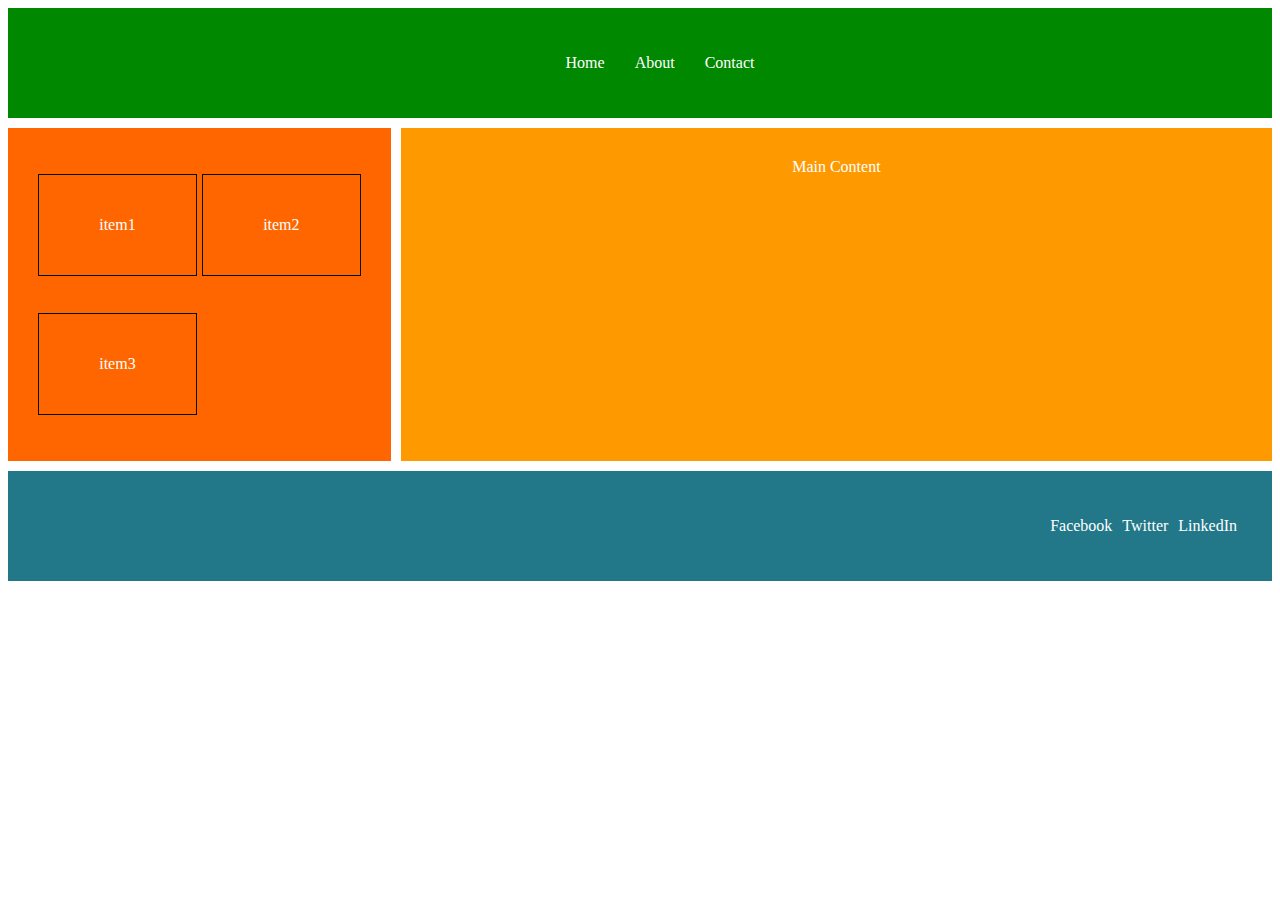
<file: Grid-Practice/index.html>
<!DOCTYPE html>
<html lang="en">
<head>
    <meta charset="UTF-8">
    <meta name="viewport" content="width=device-width, initial-scale=1.0">
    <link rel="stylesheet" href="style.css">
    <title>Grid Practice</title>
</head>
<body>
    <div class="grid-container">
        <header>
            <ul class="ul-list">
                <li>Home</li>
                <li>About</li>
                <li>Contact</li>
            </ul>
        </header>
        <aside>
            <p>item1</p>
            <p>item2</p>
            <p>item3</p>
        </aside>
        <main>
            Main Content
        </main>
        <footer>
            <ul class="social">
                <li>Facebook</li>
                <li>Twitter</li>
                <li>LinkedIn</li>
            </ul>
        </footer>
    </div>
</body>
</html>
</file>
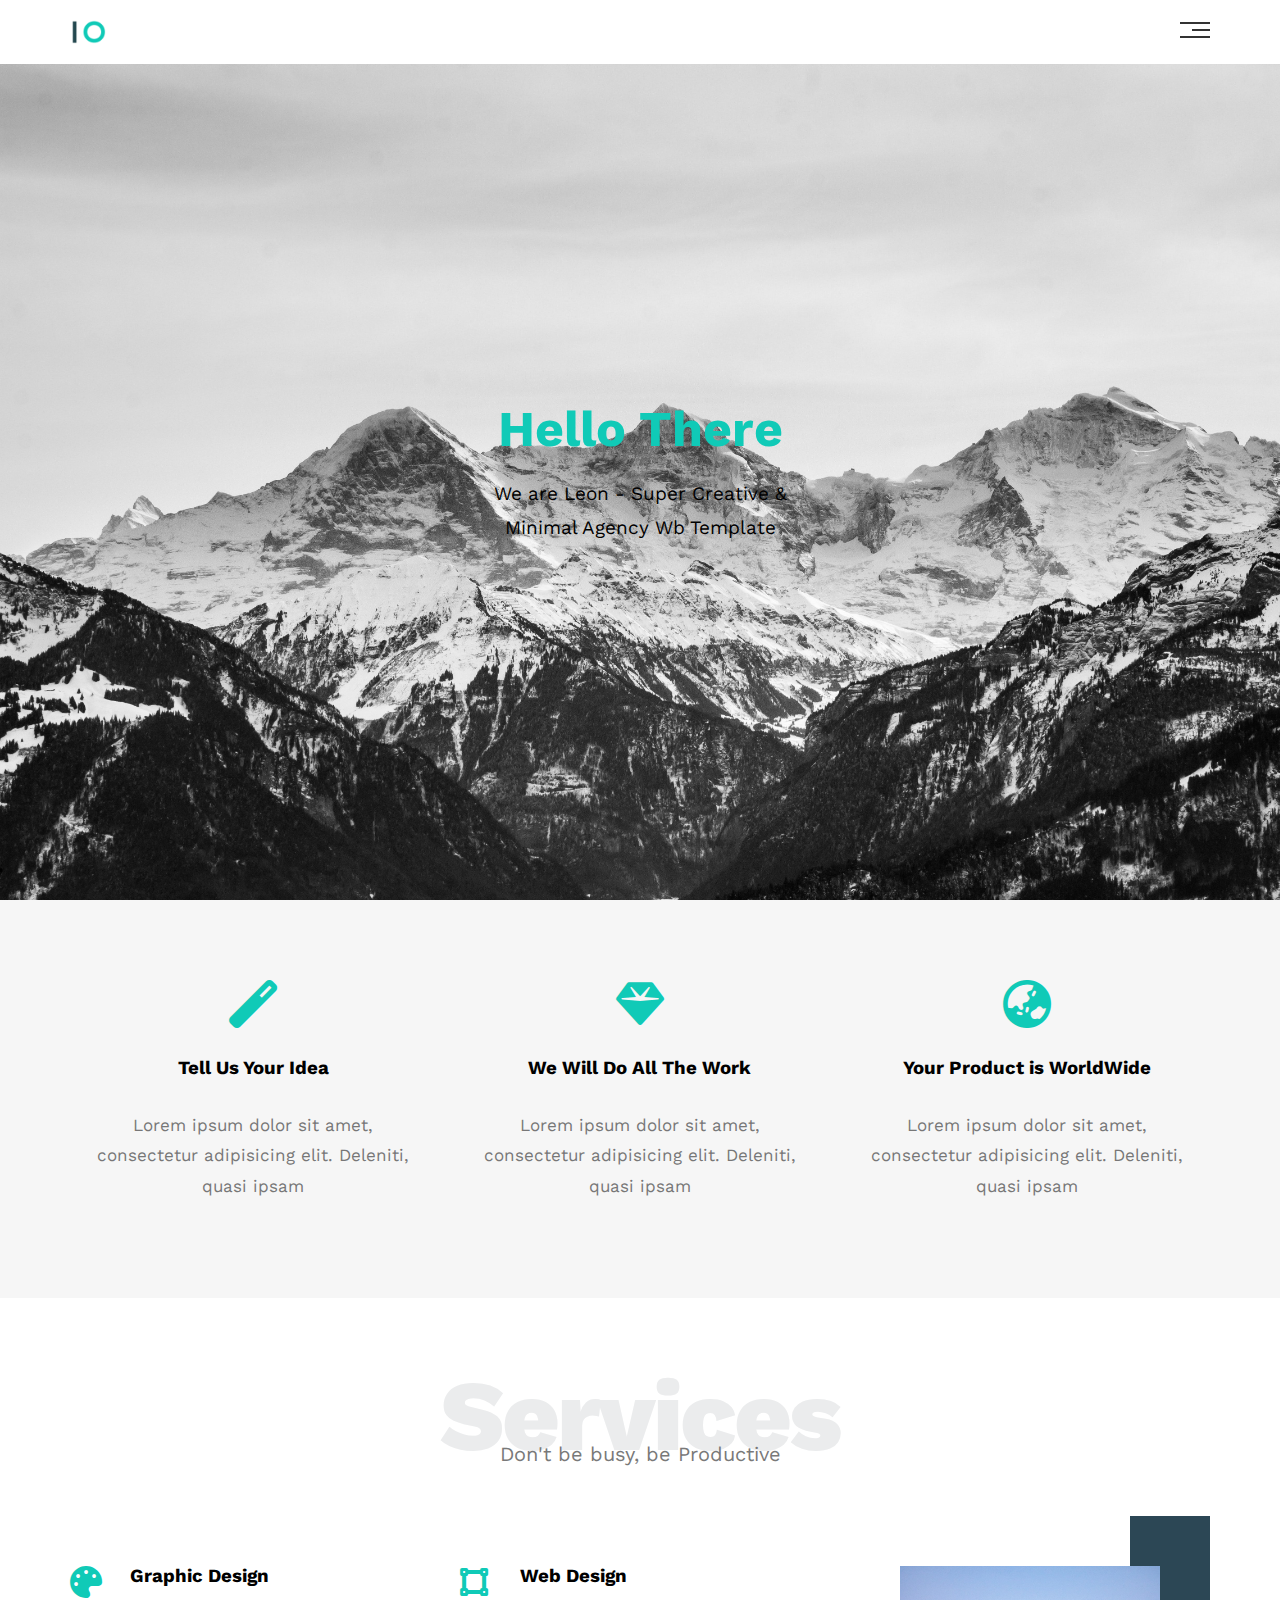
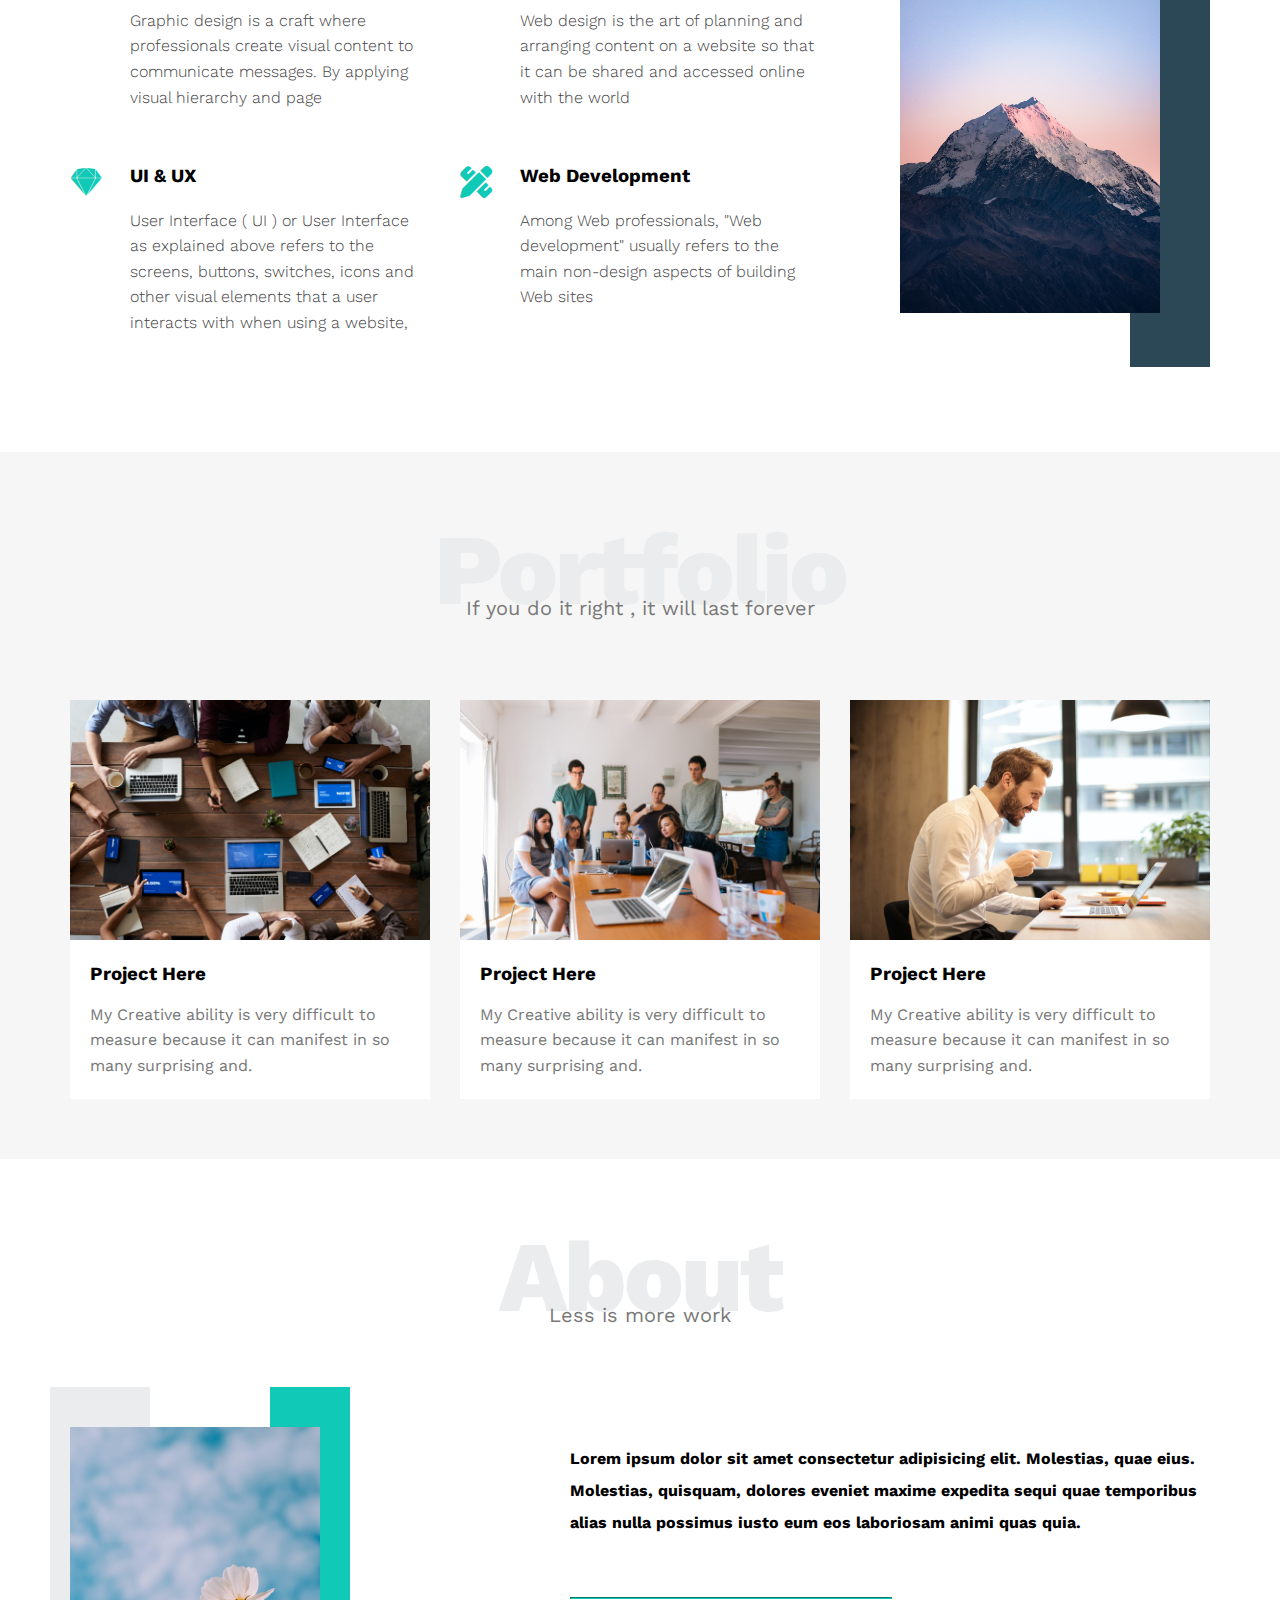
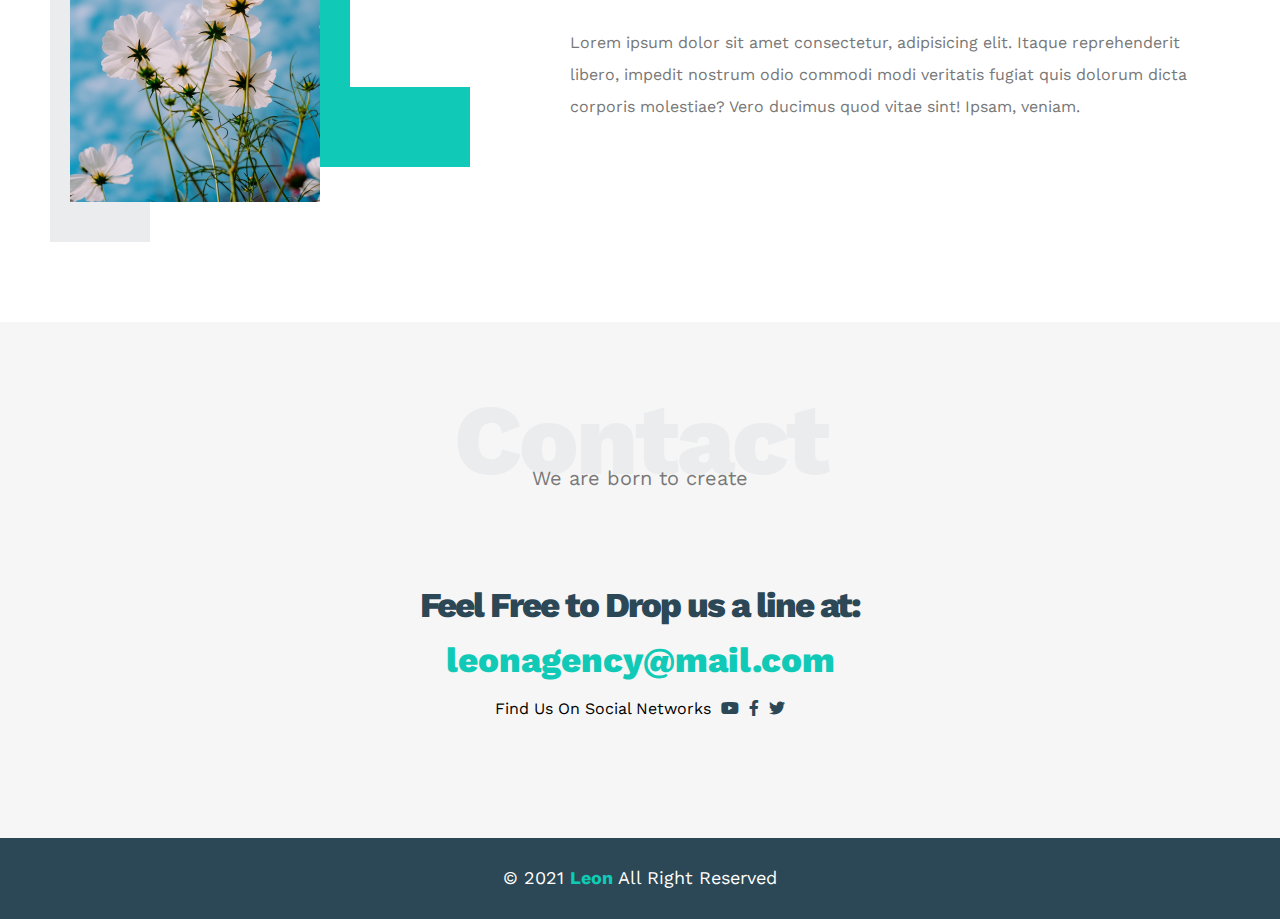
<file: Landing Page 1.1/index.html>
<!DOCTYPE html>
<html lang="en">
<head>
    <meta charset="UTF-8">
    <meta http-equiv="X-UA-Compitable" content="IE=edge"/>
    <meta name="viewport" content="width=device-width, initial-scale=1.0">
    <title>Template 1</title>
    <!-- Main Template CSS FILE -->
    <link rel ="stylesheet" href="css/style.css">
    <link rel = "stylesheet" href="css/normalize.css">
    <link rel="stylesheet" href="css/all.min.css">
    <link rel="preconnect" href="https://fonts.googleapis.com">
    <!-- Google Fonts -->
    <link rel="preconnect" href="https://fonts.gstatic.com" crossorigin>
    <link href="https://fonts.googleapis.com/css2?family=Work+Sans:wght@200;300;400;500;600;700;800&display=swap" rel="stylesheet">
</head>
<body>
    <!-- header start -->
    <div class="header">
        <div class="container">
            <img decoding="async" class="logo" src="images/logo.png" alt=""></img>
            <div class="links">
                <span class="icon">
                    <span></span>
                    <span></span>
                    <span></span>
                </span>
                <ul>
                    <li><a href="#services">Services</a></li>
                    <li><a href="#portfolio">Portfolio</a></li>
                    <li><a href="#About">About</a></li>
                    <li><a href="#contact">Contact</a></li>
                </ul>
            </div>
        </div>
    </div>
    <!-- header end -->
    <!-- start landing page -->
    <div class="landing">
        <div class="intro-text">
            <h1>Hello There</h1>
            <p>We are Leon - Super Creative & Minimal Agency Wb Template</p>
        </div>
    </div>
    <!-- end landing page -->
    <!-- start features -->
    <div class="features">
        <div class="container">
            <div class="feat">
                <i class="fas fa-magic fa-3x"></i>
                <h3>Tell Us Your Idea</h3>
                <p>Lorem ipsum dolor sit amet, consectetur adipisicing elit. Deleniti, quasi ipsam</p>
            </div>
            <div class="feat">
                <i class="fas fa-gem fa-3x"></i>
                <h3>We Will Do All The Work</h3>
                <p>Lorem ipsum dolor sit amet, consectetur adipisicing elit. Deleniti, quasi ipsam</p>
            </div>
            <div class="feat">
                <i class="fas fa-globe-asia fa-3x"></i>
                <h3>Your Product is WorldWide</h3>
                <p>Lorem ipsum dolor sit amet, consectetur adipisicing elit. Deleniti, quasi ipsam</p>
            </div>
        </div>
    </div>
    <!-- end features -->
    <!-- start services -->
    <div class="services" id="services">
        <div class="container">
            <h2 class="special-heading">Services</h2>
            <p>Don't be busy, be Productive</p>
            <div class="services-content">
                <div class="col">
                    <!-- start -->
                    <div class="srv">
                        <i class="fas fa-palette fa-2x"></i>
                        <div class="text">
                            <h3>Graphic Design</h3>
                            <p>Graphic design is a craft where professionals create visual content to communicate messages.
                            By applying visual hierarchy and page 
                            </p>
                        </div>
                    </div>
                    <!-- end -->
                    <!-- start -->
                    <div class="srv">
                        <i class="fab fa-sketch fa-2x"></i>
                        <div class="text">
                            <h3>UI & UX</h3>
                            <p>
                                User Interface ( UI ) or User Interface as explained above refers to the screens,
                                 buttons, switches, icons and other visual elements that a user interacts with when using a website,
                                  
                            </p>
                        </div>
                    </div>
                    <!-- end -->
                </div>
                <div class="col">
                    <!-- start -->
                    <div class="srv">
                        <i class="fas fa-vector-square fa-2x"></i>
                        <div class="text">
                            <h3>Web Design</h3>
                            <p>
                                Web design is the art of planning and arranging content on a website
                                 so that it can be shared and accessed online with the world
                            </p>
                        </div>
                    </div>
                    <!-- end -->
                    <!-- start -->
                    <div class="srv">
                        <i class="fas fa-pencil-ruler fa-2x"></i>
                        <div class="text">
                            <h3>Web Development</h3>
                            <p>
                                Among Web professionals, "Web development" usually refers to the main non-design aspects of building Web sites
                            </p>
                        </div>
                    </div>
                    <!-- end -->
                </div>
                <div class="col">
                    <div class="image image-column">
                        <img src="images/services0.jpg" alt=""/>
                    </div>
                </div>
            </div>
        </div>
    </div>
    <!-- end services -->
    <!-- start portfolio -->
    <div class="portfolio" id="portfolio">
        <div class="container">
            <h2 class="special-heading">Portfolio</h2>
            <p>If you do it right , it will last forever</p>
            <div class="portfolio-content">
                <div class="card">
                    <img src="images/work1.jpg" alt="">
                    <div class="info">
                        <h3>Project Here</h3>
                        <p>My Creative ability is very difficult to measure because it can manifest in so many surprising and.</p>
                    </div>
                </div>
                <div class="card">
                    <img src="images/work2.jpg" alt="">
                    <div class="info">
                        <h3>Project Here</h3>
                        <p>My Creative ability is very difficult to measure because it can manifest in so many surprising and.</p>
                    </div>
                </div>
                <div class="card">
                    <img src="images/work3.jpg" alt="">
                    <div class="info">
                        <h3>Project Here</h3>
                        <p>My Creative ability is very difficult to measure because it can manifest in so many surprising and.</p>
                    </div>
                </div>
            </div>
        </div>
    </div>
    <!-- end portfolio -->
    <!-- start about -->
    <div class="about">
        <div class="container">
            <h2 class="special-heading">About</h2>
            <p>Less is more work</p>
            <div class="about-content">
                <div class="image">
                    <img src="images/about0.jpg" alt="">
                </div>
                <div class="text">
                    <p> Lorem ipsum dolor sit amet consectetur adipisicing elit. Molestias, quae eius.
                         Molestias, quisquam, dolores eveniet maxime expedita sequi quae
                         temporibus alias nulla possimus iusto eum eos laboriosam animi quas quia.
                    </p>
                    <hr>
                    <p>
                        Lorem ipsum dolor sit amet consectetur, adipisicing elit. Itaque reprehenderit libero, 
                        impedit nostrum odio commodi
                        modi veritatis fugiat quis dolorum dicta corporis molestiae? Vero ducimus quod vitae sint! Ipsam, veniam.
                    </p>
                </div>
            </div>
        </div>
    </div>
    <!-- end about -->
    <!-- start contact -->
    <div class="contact">
        <div class="container">
            <h2 class="special-heading">Contact</h2>
            <p>We are born to create</p>
            <div class="info">
                <p class="label">Feel Free to Drop us a line at:</p>
                <a href="mailto:leonagency@mail.com?subject=Contact" class="link">leonagency@mail.com</a>
                <div class="social">
                    Find Us On Social Networks
                    <i class="fab fa-youtube"></i>
                    <i class="fab fa-facebook-f"></i>
                    <i class="fab fa-twitter"></i>
                </div>
            </div>
        </div>
    </div>
    <!-- end contact -->
    <!-- Start Footer -->
    <div class="footer">
        &copy; 2021 <span>Leon</span> All Right Reserved</div>
    </div>
    <!-- End Footer -->
</body>
</html>
</file>
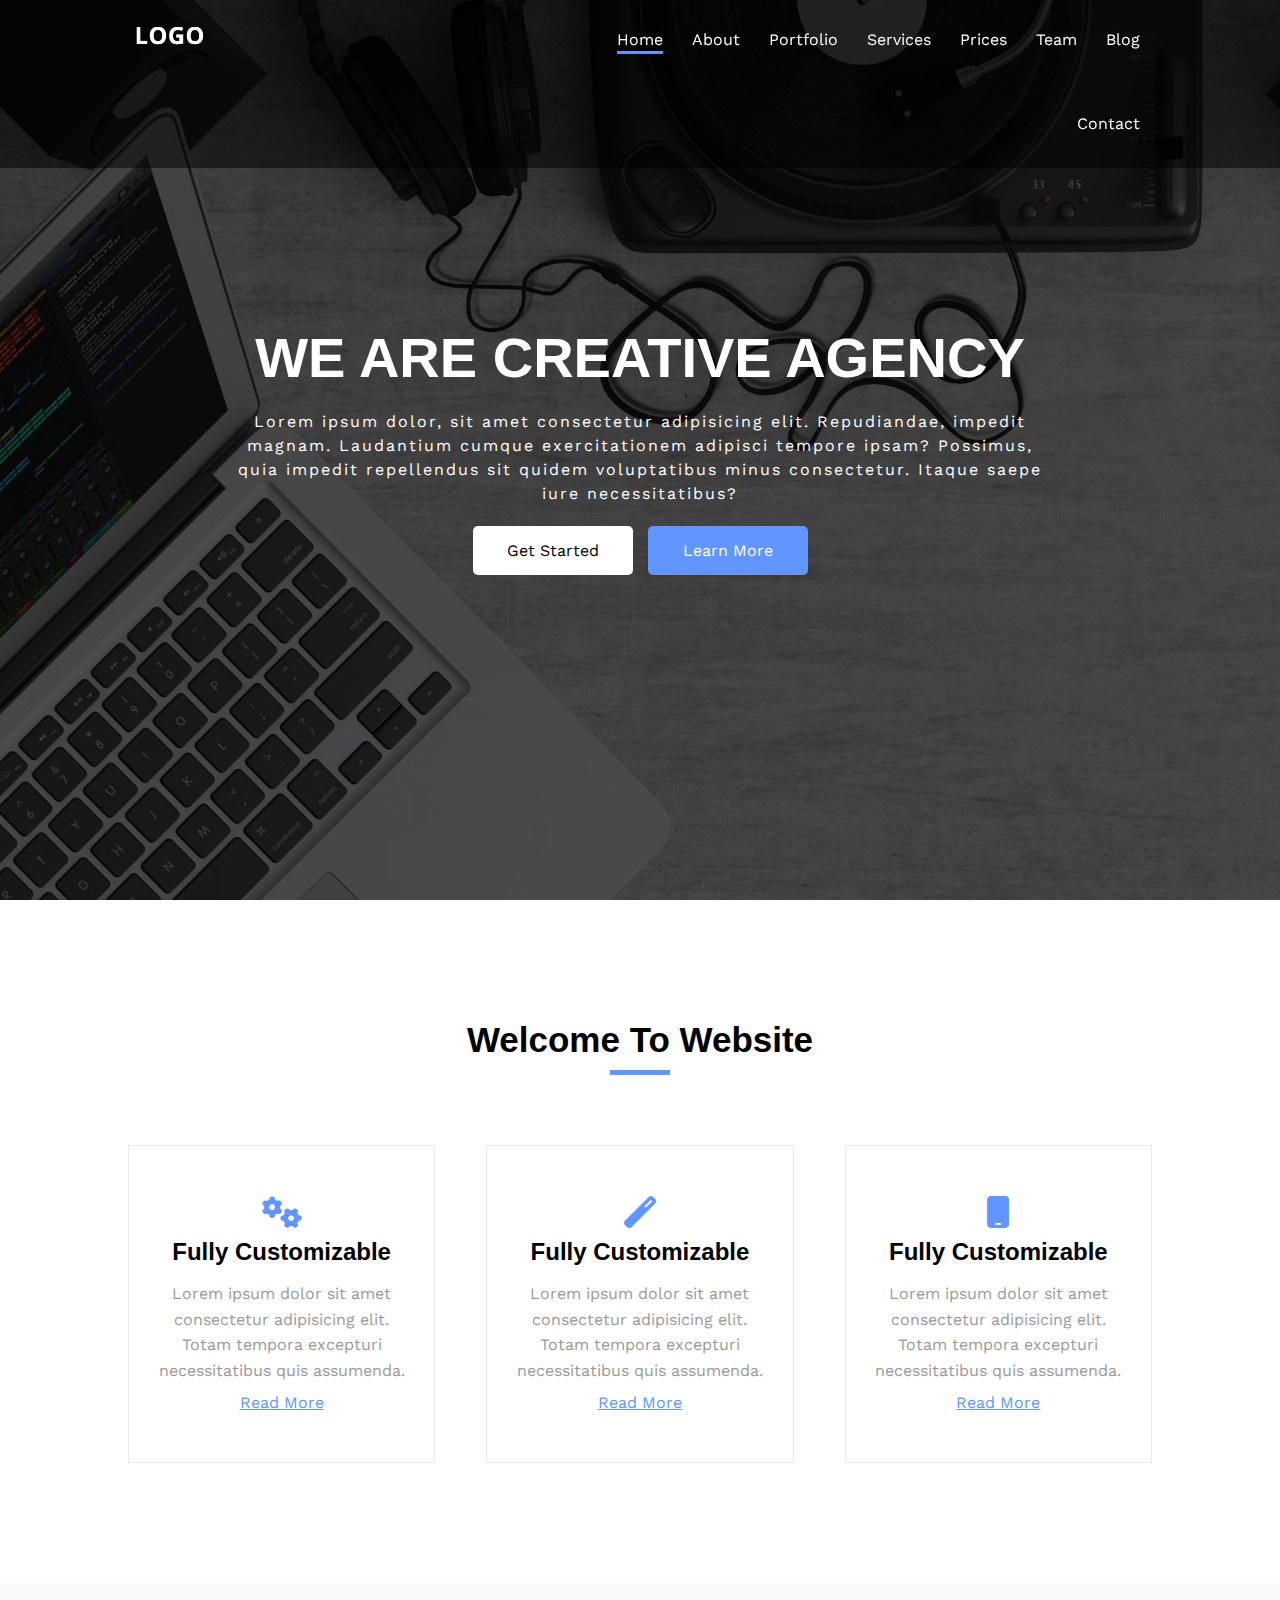
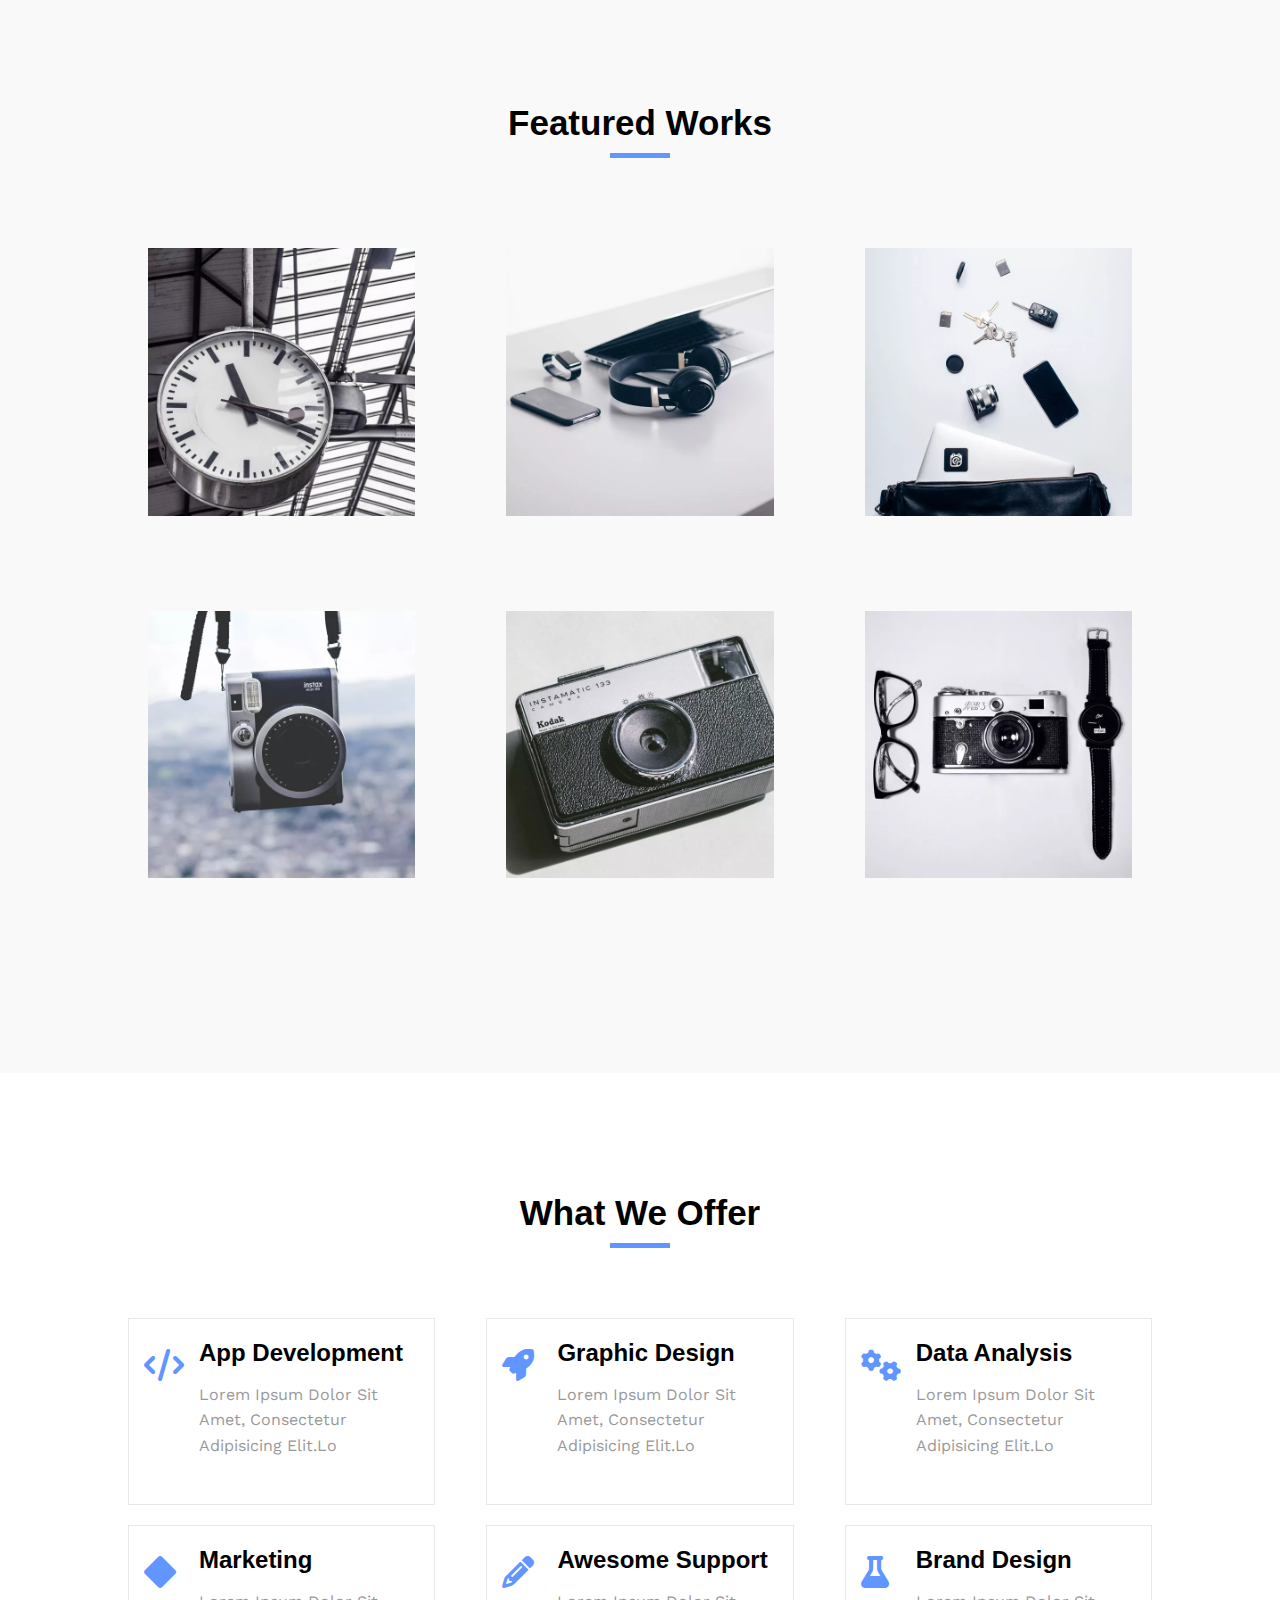
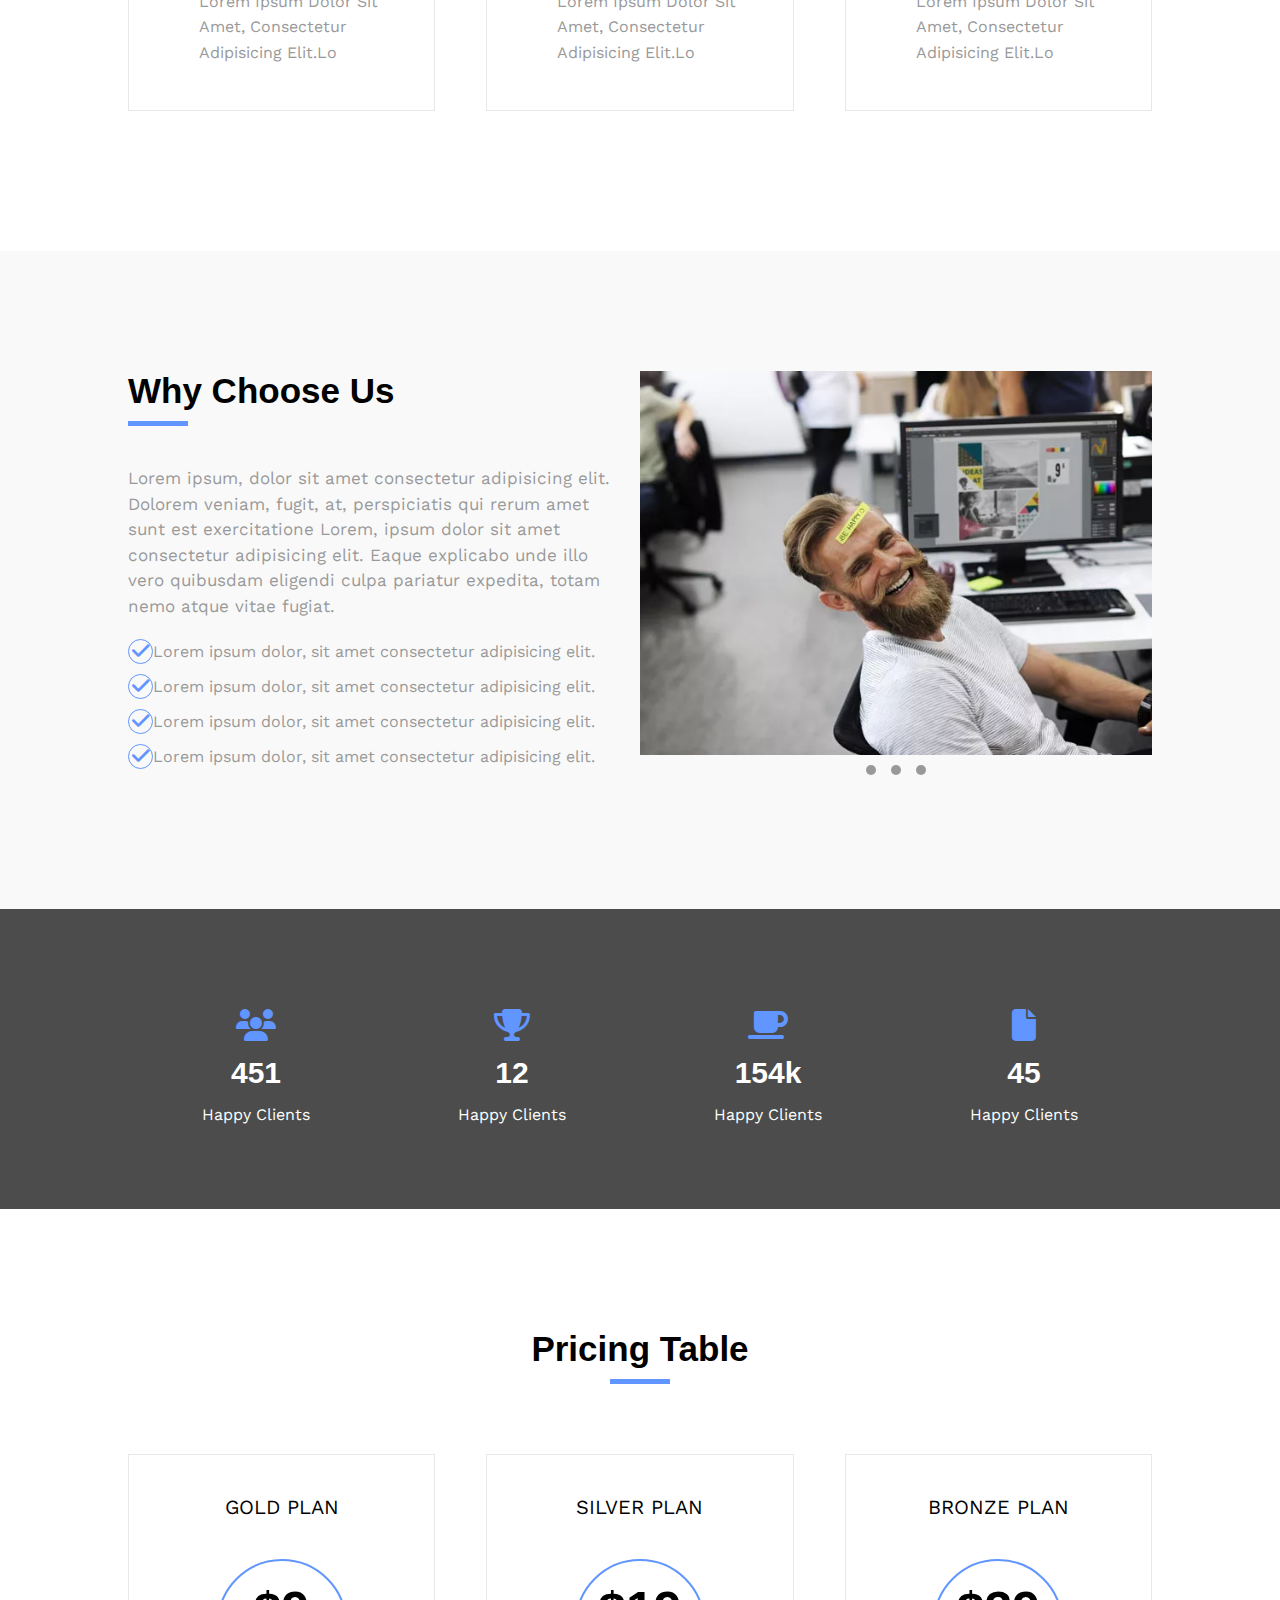
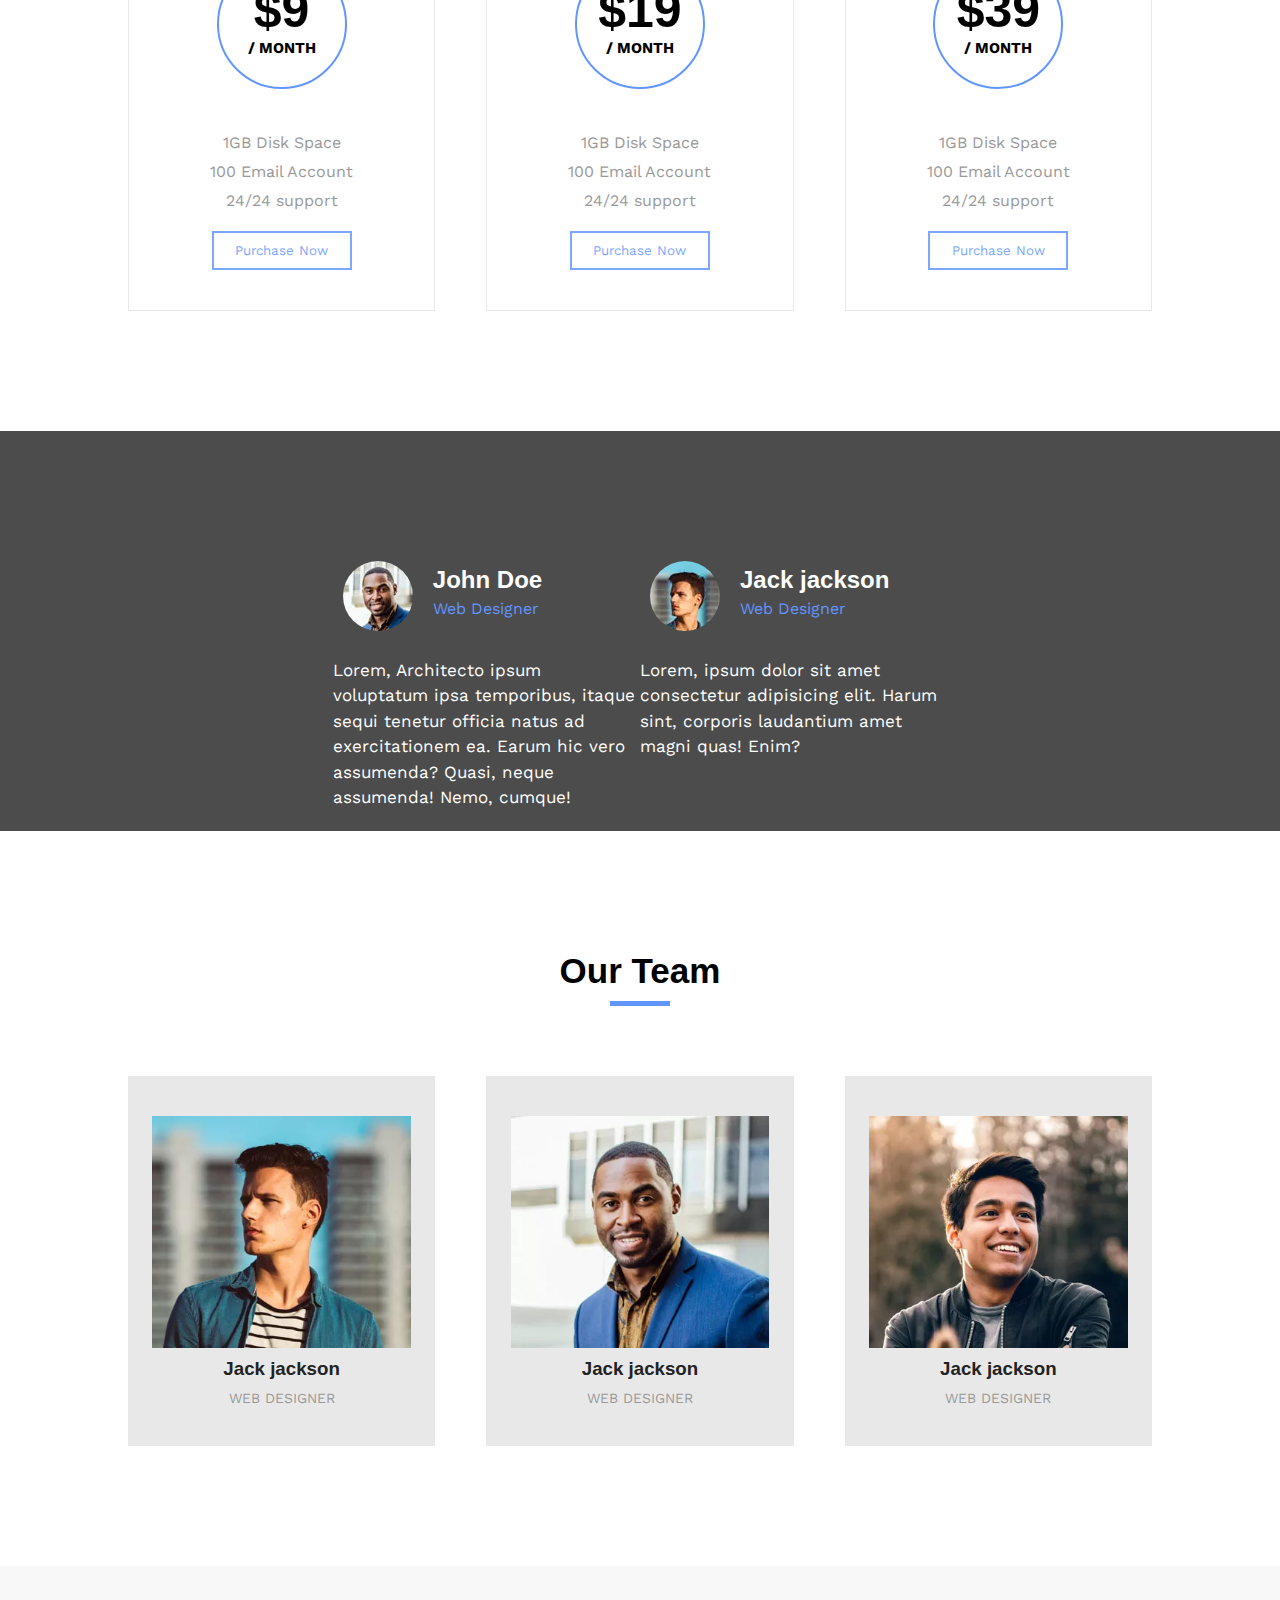
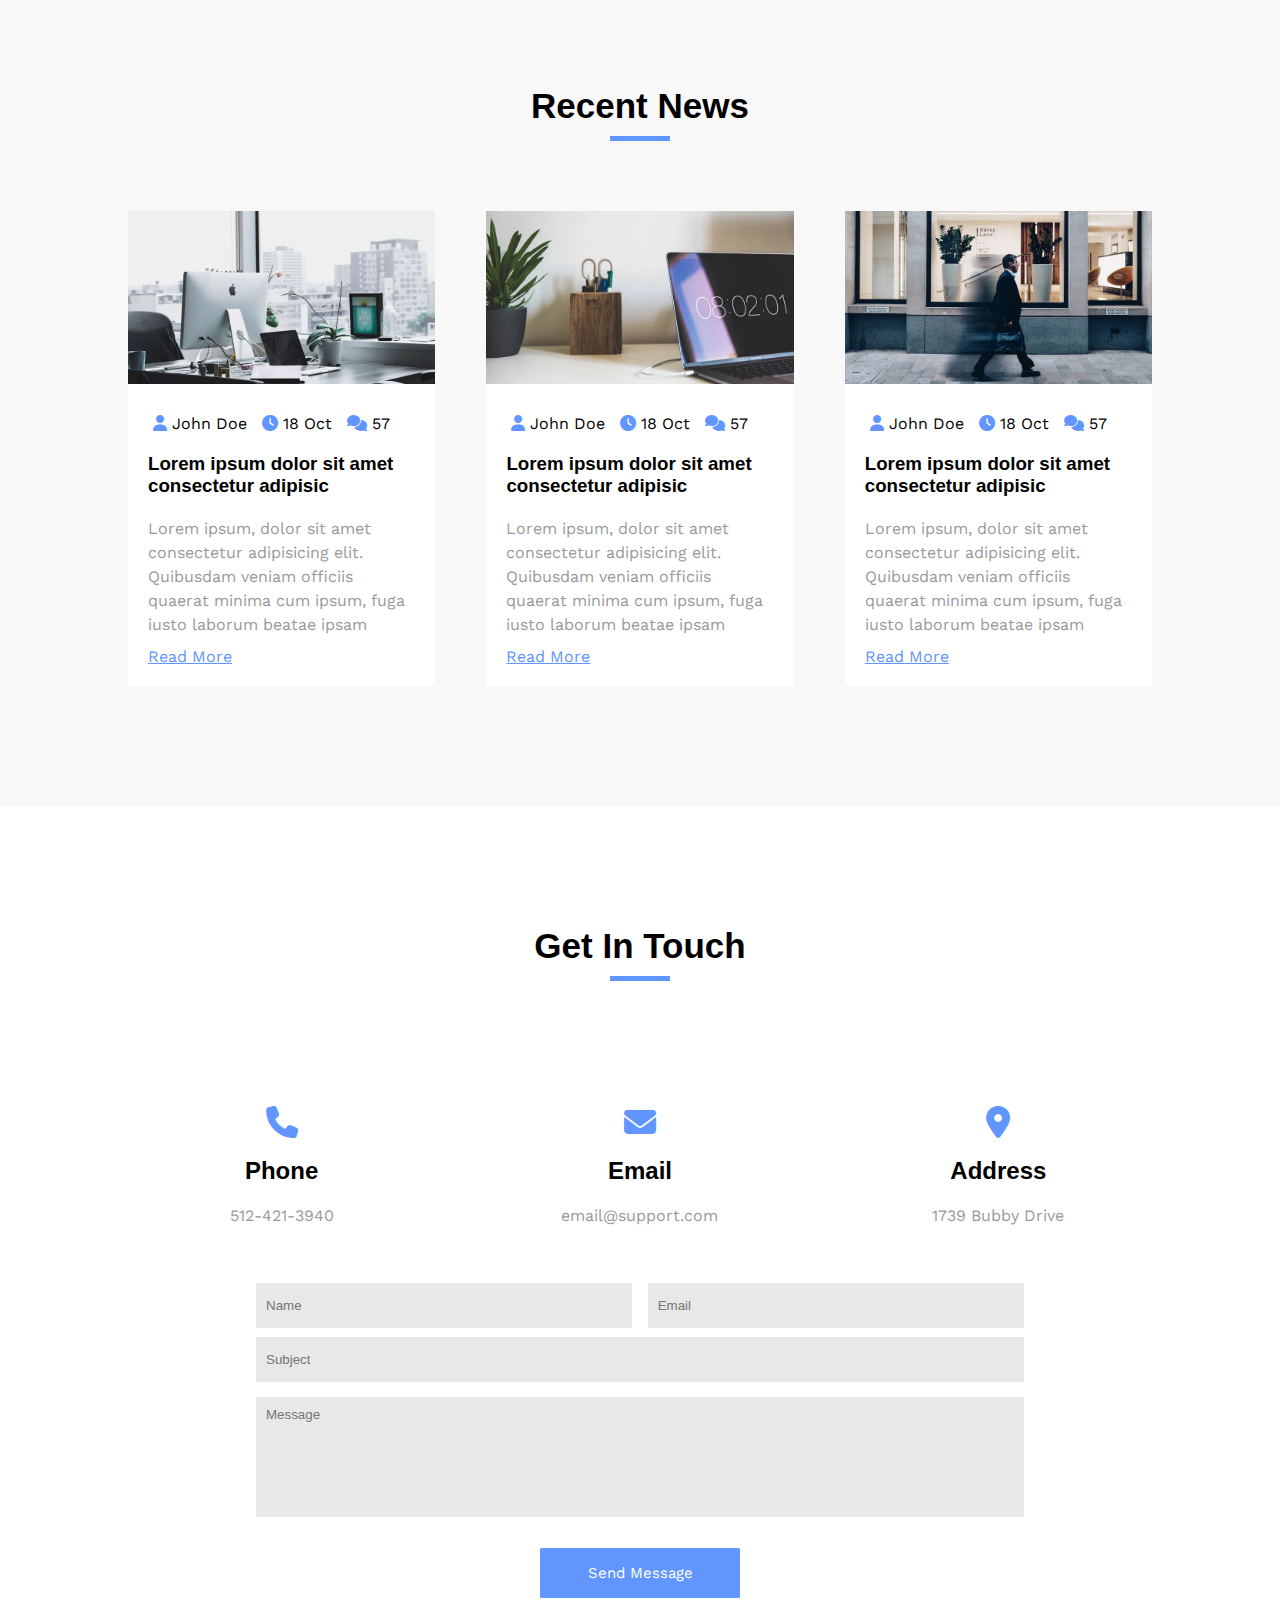
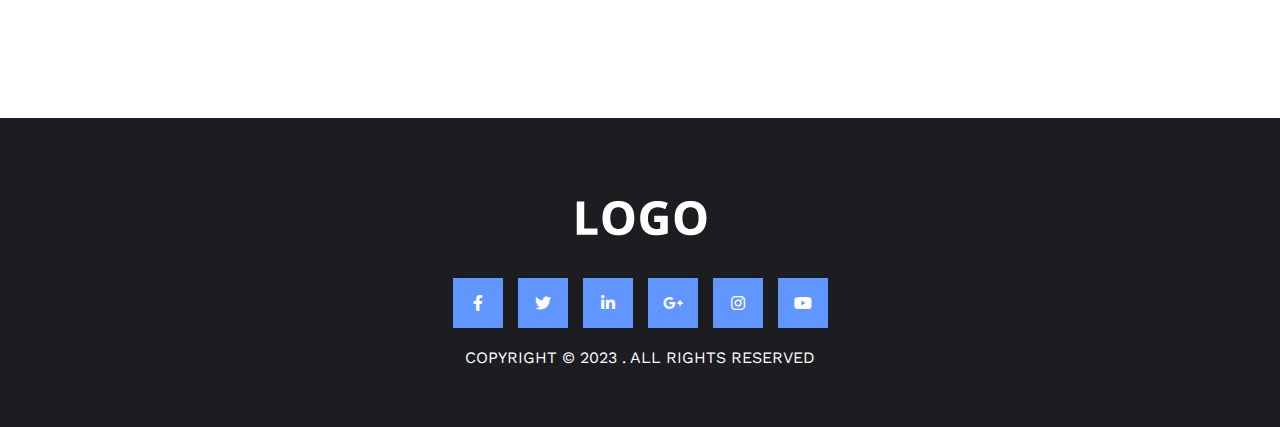
<file: Landing Page 1.2/index.html>
<html>
    <head>
        <meta charset="utf-8">
        <meta name="keywords" content="">
        <meta name="description" content="">
        <title> HTML CSS Temaplate 1</title>

        <link rel="stylesheet" href="css/all.css">
        <link rel="stylesheet" href="style.css">
    </head>
    <body>
        <!-- font -->
        <link rel="preconnect" href="https://fonts.googleapis.com">
        <link rel="preconnect" href="https://fonts.gstatic.com" crossorigin>
        <link href="https://fonts.googleapis.com/css2?family=Varela+Round&family=Work+Sans:wght@200;300;400;500;600;700;800&display=swap" rel="stylesheet">
        <!-- Header -->
        <div class="header">
            <div class="container">
            <div class="header-content">
            <div class="logo">
                <img src="Images/logo-alt.png" alt="Logo Image" draggable="false">
            </div>
            <ul class="nav">
                <li> <a href="#" class="active">Home</a></li>
                <li> <a href="#">About</a></li>
                <li> <a href="#">Portfolio</a></li>
                <li> <a href="#">Services</a></li>
                <li> <a href="#">Prices</a></li>
                <li> <a href="#">Team</a></li>
                <li class="dropdown"> <a href="#">Blog</a>
                    <ul class="dropdown-menu">
                         <li> <a href="#">Blog post</a></li>
                    </ul>
                </li>
                <li> <a href="#">Contact</a></li>
            </ul>
            <div class="clear"></div>
            </div>
            </div>
        </div>
        <!-- Home section -->
        <div class="home">
            <div class="overlay">
            <div class="home-content">
                <h1 class="title">we are creative agency</h1>
                <p class="home-desc">
                    Lorem ipsum dolor, sit amet consectetur adipisicing elit. Repudiandae, impedit magnam.
                    Laudantium cumque exercitationem adipisci tempore ipsam? Possimus, 
                    quia impedit repellendus sit quidem voluptatibus minus consectetur.
                    Itaque saepe iure necessitatibus?
                </p>
                <button class="btn btn-start hover-opacity">Get Started</button>
                <button class="btn btn-learn hover-opacity">Learn More</button>
            </div>
            </div>
        </div>
        <!-- Section header -->
        <!-- <div class="section-header">
            <h2 class="section-title">Welcome To Website</h2>
            <span class="line"></span>
        </div> -->

        <!-- About Section -->
        <div class="about pd-y">
            <div class="section-header">
                <h2 class="section-title">Welcome To Website</h2>
                <span class="line"></span>
            </div>
            <div class="container">
                <div class="about-content">
                    <div class="about-item ltr-effect">
                        <i class="icon fa fa-cogs fa-2x"></i>
                        <h2 class="about-item-title">fully customizable</h2>
                        <p class="about-item-desc">
                            Lorem ipsum dolor sit amet consectetur adipisicing elit. Totam tempora excepturi necessitatibus quis assumenda.
                        </p>
                        <a href="#" class="about-item-link">read more</a>
                    </div>
                    <div class="about-item mg ltr-effect">
                        <i class="icon fa fa-magic fa-2x"></i>
                        <h2 class="about-item-title">fully customizable</h2>
                        <p class="about-item-desc">
                            Lorem ipsum dolor sit amet consectetur adipisicing elit. Totam tempora excepturi necessitatibus quis assumenda.
                        </p>
                        <a href="#" class="about-item-link">read more</a>
                    </div>
                    <div class="about-item ltr-effect">
                        <i class="icon fa fa-mobile fa-2x"></i>
                        <h2 class="about-item-title">fully customizable</h2>
                        <p class="about-item-desc">
                            Lorem ipsum dolor sit amet consectetur adipisicing elit. Totam tempora excepturi necessitatibus quis assumenda.
                        </p>
                        <a href="#" class="about-item-link">read more</a>
                    </div>
                    <div class="clear"></div> 
                </div>
            </div>
        </div>
        <!-- Portfolio section -->
        <div class="portfolio pd-y">
            <div class="section-header">
                <h2 class="section-title">featured works</h2>
                <span class="line"></span>
            </div>
            <div class="container">
                <div class="portfolio-content">
                    <div class="portfolio-item">
                        <img src="Images/work1.jpg" alt="work">
                    <div class="layer-content">
                        <div class="layer-info">
                            <span class="category">category</span>
                            <h3 class="layer-content-title">Lorem ipsum dolor</h3>
                            <a href="#"><i class="fa fa-edit fa-lg"></i></a>
                            <a href="#"><i class="fa fa-search fa-lg"></i></a>
                        </div>
                    </div>
                    </div>
                    <div class="portfolio-item mg">
                        <img src="Images/work2.jpg" alt="work">
                        <div class="layer-content">
                            <div class="layer-info">
                                <span class="category">category</span>
                                <h3 class="layer-content-title">Lorem ipsum dolor</h3>
                                <a href="#"><i class="fa fa-edit fa-lg"></i></a>
                                <a href="#"><i class="fa fa-search fa-lg"></i></a>
                            </div>
                        </div>
                    </div>
                    <div class="portfolio-item">
                        <img src="Images/work3.jpg" alt="work">
                        <div class="layer-content">
                            <div class="layer-info">
                                <span class="category">category</span>
                                <h3 class="layer-content-title">Lorem ipsum dolor</h3>
                                <a href="#"><i class="fa fa-edit fa-lg"></i></a>
                                <a href="#"><i class="fa fa-search fa-lg"></i></a>
                            </div>
                        </div>
                    </div>
                    <div class="portfolio-item">
                        <img src="Images/work4.jpg" alt="work">
                        <div class="layer-content">
                            <div class="layer-info">
                                <span class="category">category</span>
                                <h3 class="layer-content-title">Lorem ipsum dolor</h3>
                                <a href="#"><i class="fa fa-edit fa-lg"></i></a>
                                <a href="#"><i class="fa fa-search fa-lg"></i></a>
                            </div>
                        </div>
                    </div>
                    <div class="portfolio-item mg">
                        <img src="Images/work5.jpg" alt="work">
                        <div class="layer-content">
                            <div class="layer-info">
                                <span class="category">category</span>
                                <h3 class="layer-content-title">Lorem ipsum dolor</h3>
                                <a href="#"><i class="fa fa-edit fa-lg"></i></a>
                                <a href="#"><i class="fa fa-search fa-lg"></i></a>
                            </div>
                        </div>
                    </div>
                    <div class="portfolio-item">
                        <img src="Images/work6.jpg" alt="work">
                        <div class="layer-content">
                            <div class="layer-info">
                                <span class="category">category</span>
                                <h3 class="layer-content-title">Lorem ipsum dolor</h3>
                                <a href="#"><i class="fa fa-edit fa-lg"></i></a>
                                <a href="#"><i class="fa fa-search fa-lg"></i></a>
                            </div>
                        </div>
                    </div>
                    <div class="clear"></div> 
                </div>
            </div>
        </div>
        <!-- offer section -->
        <div class="offer pd-y">
            <div class="section-header">
                <h2 class="section-title">what we offer</h2>
                <span class="line"></span>
            </div>
            <div class="container">
                <div class="offer-content">
                    <div class="offer-item ltr-effect">
                        <i class="icon fa fa-code fa-2x"></i>
                        <h2 class="offer-item-title">app development</h2>
                        <p class="offer-item-desc">Lorem ipsum dolor sit amet, consectetur adipisicing elit.lo</p>
                    </div>
                    <div class="offer-item mg ltr-effect">
                        <i class="icon fa fa-rocket fa-2x"></i>
                        <h2 class="offer-item-title">Graphic Design</h2>
                        <p class="offer-item-desc">Lorem ipsum dolor sit amet, consectetur adipisicing elit.lo</p>
                    </div>
                    <div class="offer-item ltr-effect">
                        <i class="icon fa fa-cogs fa-2x"></i>
                        <h2 class="offer-item-title">Data Analysis</h2>
                        <p class="offer-item-desc">Lorem ipsum dolor sit amet, consectetur adipisicing elit.lo</p>
                    </div>
                    <div class="offer-item ltr-effect">
                        <i class="icon fa fa-diamond fa-2x"></i>
                        <h2 class="offer-item-title">Marketing</h2>
                        <p class="offer-item-desc">Lorem ipsum dolor sit amet, consectetur adipisicing elit.lo</p>
                    </div>
                    <div class="offer-item mg ltr-effect">
                        <i class="icon fa fa-pencil fa-2x"></i>
                        <h2 class="offer-item-title">Awesome Support</h2>
                        <p class="offer-item-desc">Lorem ipsum dolor sit amet, consectetur adipisicing elit.lo</p>
                    </div>
                    <div class="offer-item ltr-effect">
                        <i class="icon fa fa-flask fa-2x"></i>
                        <h2 class="offer-item-title">Brand design</h2>
                        <p class="offer-item-desc">Lorem ipsum dolor sit amet, consectetur adipisicing elit.lo</p>
                    </div>
                    <div class="clear"></div>
                </div>
            </div>
        </div>
        <!-- services section -->
        <div class="service pd-y">
            <div class="container">
                <div class="service-item">
                    <div class="section-header">
                        <h2 class="section-title">Why Choose Us</h2>
                        <span class="line"></span>
                    </div>
                    <p class="service-item-desc">
                        Lorem ipsum, dolor sit amet consectetur adipisicing elit. Dolorem veniam, fugit, at, perspiciatis qui rerum amet sunt est exercitatione
                        Lorem, ipsum dolor sit amet consectetur adipisicing elit. Eaque explicabo unde illo vero quibusdam eligendi culpa pariatur expedita, totam nemo atque vitae fugiat.
                    </p>
                    <ul class="service-list">
                        <li><i class="fa fa-check fa-lg"></i>Lorem ipsum dolor, sit amet consectetur adipisicing elit.</li>
                        <li><i class="fa fa-check fa-lg"></i>Lorem ipsum dolor, sit amet consectetur adipisicing elit.</li>
                        <li><i class="fa fa-check fa-lg"></i>Lorem ipsum dolor, sit amet consectetur adipisicing elit.</li>
                        <li><i class="fa fa-check fa-lg"></i>Lorem ipsum dolor, sit amet consectetur adipisicing elit.</li>
                    </ul>
                </div>
                <div class="service-item">
                    <div class="service-item-img">
                        <img src="Images/about1.jpg" alt="">
                    </div>
                    <ul class="service-bullets">
                        <li></li>
                        <li></li>
                        <li></li>
                    </ul>
                </div>
                <div class="clear"></div>
            </div>
        </div>
        <!-- number section -->
        <div class="numbers">
            <div class="overlay">
                <div class="container">
                    <div class="numbers-items pd-y">
                        <div class="number-item">
                            <i class="icon fa fa-users fa-2x"></i>
                            <h3 class="number-item-title">451</h3>
                            <span class="number-item-text">Happy Clients</span>
                        </div>
                        <div class="number-item">
                            <i class="icon fa fa-trophy fa-2x"></i>
                            <h3 class="number-item-title">12</h3>
                            <span class="number-item-text">Happy Clients</span>
                        </div>
                        <div class="number-item">
                            <i class="icon fa fa-coffee fa-2x"></i>
                            <h3 class="number-item-title">154k</h3>
                            <span class="number-item-text">Happy Clients</span>
                        </div>
                        <div class="number-item">
                            <i class="icon fa fa-file fa-2x"></i>
                            <h3 class="number-item-title">45</h3>
                            <span class="number-item-text">Happy Clients</span>
                        </div>
                    </div>
                </div>
            </div>
        </div>
        <!-- pricing section -->
        <div class="pricing pd-y">
            <div class="section-header">
                <h2 class="section-title">Pricing Table</h2>
                <span class="line"></span>
            </div>
            <div class="container">
                 <div class="pricing-plans"> <!-- for the overflow purpose only -->
                    <div class="pricing-item tb-effect">
                        <span class="pricing-item-text">Gold plan</span>
                        <div class="pricing-item-permonth">
                            <h3 class="dollar">$9</h3>
                            <span class="month">/ month</span>
                        </div>
                        <ul class="pricing-list">
                            <li>1GB Disk Space</li>
                            <li>100 Email Account</li>
                            <li>24/24 support</li>
                        </ul>
                        <button class="pricing-item-purchase">Purchase Now</button>
                    </div>
                    <div class="pricing-item mg tb-effect">
                        <span class="pricing-item-text">Silver plan</span>
                        <div class="pricing-item-permonth">
                            <h3 class="dollar">$19</h3>
                            <span class="month">/ month</span>
                        </div>
                        <ul class="pricing-list">
                            <li>1GB Disk Space</li>
                            <li>100 Email Account</li>
                            <li>24/24 support</li>
                        </ul>
                        <button class="pricing-item-purchase">Purchase Now</button>
                    </div>
                    <div class="pricing-item tb-effect">
                        <span class="pricing-item-text">Bronze plan</span>
                        <div class="pricing-item-permonth">
                            <h3 class="dollar">$39</h3>
                            <span class="month">/ month</span>
                        </div>
                        <ul class="pricing-list">
                            <li>1GB Disk Space</li>
                            <li>100 Email Account</li>
                            <li>24/24 support</li>
                        </ul>
                        <button class="pricing-item-purchase">Purchase Now</button>
                    </div>
                    <div class="clear"></div>
                </div>
            </div>
        </div>
        <!-- Testimonial section-->
        <div class="testimonial pd-y">
            <div class="overlay">
                <div class="container">
                    <div class="testimonial-content">
                        <div class="testimonial-item">
                            <div class="testimonial-top">
                                <img src="Images/perso1.jpg" alt="">
                                <h2>John Doe</h2>
                                <span>Web Designer</span>
                            </div>
                            <div class="testimonial-desc">
                                Lorem, Architecto ipsum voluptatum ipsa temporibus, itaque sequi tenetur officia natus ad exercitationem ea. Earum hic vero assumenda? Quasi, neque assumenda! Nemo, cumque! 
                            </div>
                        </div>
                        <div class="testimonial-item">
                            <div class="testimonial-top">
                                <img src="Images/perso2.jpg" alt="">
                                <h2>Jack jackson</h2>
                                <span>Web Designer</span>
                            </div>
                            <div class="testimonial-desc">
                                Lorem, ipsum dolor sit amet consectetur adipisicing elit. Harum sint,  corporis laudantium amet magni quas! Enim?
                            </div>
                        </div>
                    </div>
                </div>
            </div>
        </div>
        <!-- Team section-->
        <div class="team pd-y">
                <div class="section-header">
                    <h2 class="section-title">Our Team</h2>
                    <span class="line"></span>
                </div>
                <div class="container">
                    <div class="team-content">
                        <div class="team-item tb-effect">
                            <div class="team-img">
                                <img src="Images/team1.jpg" alt="">
                                <div class="team-overlay">
                                    <a href="#"><i class="fa-brands fa-facebook-f"></i></a>
                                    <a href="#"><i class="fa-brands fa-twitter"></i></a>
                                    <a href="#"><i class="fa-brands fa-linkedin-in"></i></a>
                                </div>
                            </div>
                            <div class="team-info">
                                <h3 class="team-info-title">Jack jackson</h3>
                                <span class="team-info-text">Web Designer</span>
                            </div>
                        </div>
                        <div class="team-item tb-effect mg">
                            <div class="team-img">
                                <img src="Images/team2.jpg" alt="">
                                <div class="team-overlay">
                                    <a href="#"><i class="fa-brands fa-facebook-f"></i></a>
                                    <a href="#"><i class="fa-brands fa-twitter"></i></a>
                                    <a href="#"><i class="fa-brands fa-linkedin-in"></i></a>
                                </div>
                            </div>
                            <div class="team-info">
                                <h3 class="team-info-title">Jack jackson</h3>
                                <span class="team-info-text">Web Designer</span>
                            </div>
                        </div>
                        <div class="team-item tb-effect">
                            <div class="team-img">
                                <img src="Images/team3.jpg" alt="">
                                <div class="team-overlay">
                                    <a href="#"><i class="fa-brands fa-facebook-f"></i></a>
                                    <a href="#"><i class="fa-brands fa-twitter"></i></a>
                                    <a href="#"><i class="fa-brands fa-linkedin-in"></i></a>
                                </div>
                            </div>
                            <div class="team-info">
                                <h3 class="team-info-title">Jack jackson</h3>
                                <span class="team-info-text">Web Designer</span>
                            </div>
                        </div>
                    </div>
                </div>
        </div>
        <!-- Recent-news section -->
        <div class="blog pd-y">
            <div class="section-header">
                <h2 class="section-title">Recent News</h2>
                <span class="line"></span>
            </div>
            <div class="container">
                <div class="blog-content">
                    <div class="blog-item">
                        <div class="blog-item-img">
                            <img src="Images/blog1.jpg" alt="">
                        </div>
                        <div class="blog-info">
                            <ul class="blog-list">
                                <li>
                                    <i class="fa fa-user"></i>
                                    John Doe
                                </li>
                                <li>
                                    <i class="fa-solid fa-clock"></i>
                                    18 Oct
                                </li>
                                <li>
                                    <i class="fa fa-comments"></i>
                                    57
                                </li>
                            </ul>
                            <h3 class="blog-title"> Lorem ipsum dolor sit amet consectetur adipisic</h3>
                            <p class="blog-desc">Lorem ipsum, dolor sit amet consectetur adipisicing elit. Quibusdam veniam officiis quaerat minima cum ipsum, fuga iusto laborum beatae ipsam</p>
                            <a href="#" class="blog-link">Read More</a>
                        </div>
                    </div>
                    <div class="blog-item mg">
                        <div class="blog-item-img">
                            <img src="Images/blog2.jpg" alt="">
                        </div>
                        <div class="blog-info">
                            <ul class="blog-list">
                                <li>
                                    <i class="fa fa-user"></i>
                                    John Doe
                                </li>
                                <li>
                                    <i class="fa-solid fa-clock"></i>
                                    18 Oct
                                </li>
                                <li>
                                    <i class="fa fa-comments"></i>
                                    57
                                </li>
                            </ul>
                            <h3 class="blog-title"> Lorem ipsum dolor sit amet consectetur adipisic</h3>
                            <p class="blog-desc">Lorem ipsum, dolor sit amet consectetur adipisicing elit. Quibusdam veniam officiis quaerat minima cum ipsum, fuga iusto laborum beatae ipsam</p>
                            <a href="#" class="blog-link">Read More</a>
                        </div>
                    </div>
                    <div class="blog-item">
                        <div class="blog-item-img">
                            <img src="Images/blog3.jpg" alt="">
                        </div>
                        <div class="blog-info">
                            <ul class="blog-list">
                                <li>
                                    <i class="fa fa-user"></i>
                                    John Doe
                                </li>
                                <li>
                                    <i class="fa-solid fa-clock"></i>
                                    18 Oct
                                </li>
                                <li>
                                    <i class="fa fa-comments"></i>
                                    57
                                </li>
                            </ul>
                            <h3 class="blog-title"> Lorem ipsum dolor sit amet consectetur adipisic</h3>
                            <p class="blog-desc">Lorem ipsum, dolor sit amet consectetur adipisicing elit. Quibusdam veniam officiis quaerat minima cum ipsum, fuga iusto laborum beatae ipsam</p>
                            <a href="#" class="blog-link">Read More</a>
                        </div>
                    </div>
                </div>
            </div>
        </div>
        <!-- Contact section -->
        <div class="contact pd-y">
            <div class="section-header">
                <h2 class="section-title">Get In Touch</h2>
                <span class="line"></span>
            </div>
            <div class="container">
                <div class="contact-overflow">
                    <div class="contact-us-content">
                        <div class="phone-box">
                            <i class="fa-solid fa-phone  fa-2x"></i>
                            <h2 class="phone-box-title">Phone</h2>
                            <p class="phone-box-content">512-421-3940</p>
                        </div>
                        <div class="email-box mg">
                            <i class="fa-solid fa-envelope  fa-2x"></i>
                            <h2 class="email-box-title">Email</h2>
                            <p class="email-box-content">email@support.com</p>
                        </div>
                        <div class="address-box">
                            <i class="fa-solid fa-location-dot fa-2x"></i>
                            <h2 class="address-box-title">Address</h2>
                            <p class="address-box-content">1739 Bubby Drive</p>
                        </div>
                    </div>
                    <div class="form-box">
                        <div class="top-box">
                            <input type="text" class="name-box" name="fname" placeholder="Name">
                            <input type="email" class="email-box" name="email" placeholder="Email">
                        </div>
                        <div class="middle-box"><input type="text" class="subject-box" name="subject" placeholder="Subject"></div>
                        <div class="bottom-box"><input type="text" class="message-box" name="message" placeholder="Message"></div>
                    </div>
                    <button class="snd-button hover-opacity">Send Message</button>
                </div>
            </div>
        </div>
        <!-- Footer Section -->
        <div class="footer">
            <img src="Images/logo-alt.png" alt="">
            <ul class="footer-links">
                <li><a href="#" class="hover-opacity"><i class="fa-brands fa-facebook-f"></i></a></li>
                <li><a href="#" class="hover-opacity"><i class="fa-brands fa-twitter"></i></a></li>
                <li><a href="#" class="hover-opacity"><i class="fa-brands fa-linkedin-in"></i></a></li>
                <li><a href="#" class="hover-opacity"><i class="fa-brands fa-google-plus-g"></i></a></li>
                <li><a href="#" class="hover-opacity"><i class="fa-brands fa-instagram"></i></a></li>
                <li><a href="#" class="hover-opacity"><i class="fa-brands fa-youtube"></i></a></li>
            </ul>
            <p>copyright &copy; 2023 . all rights reserved</p>
        </div>
    </body>
</html>
</file>
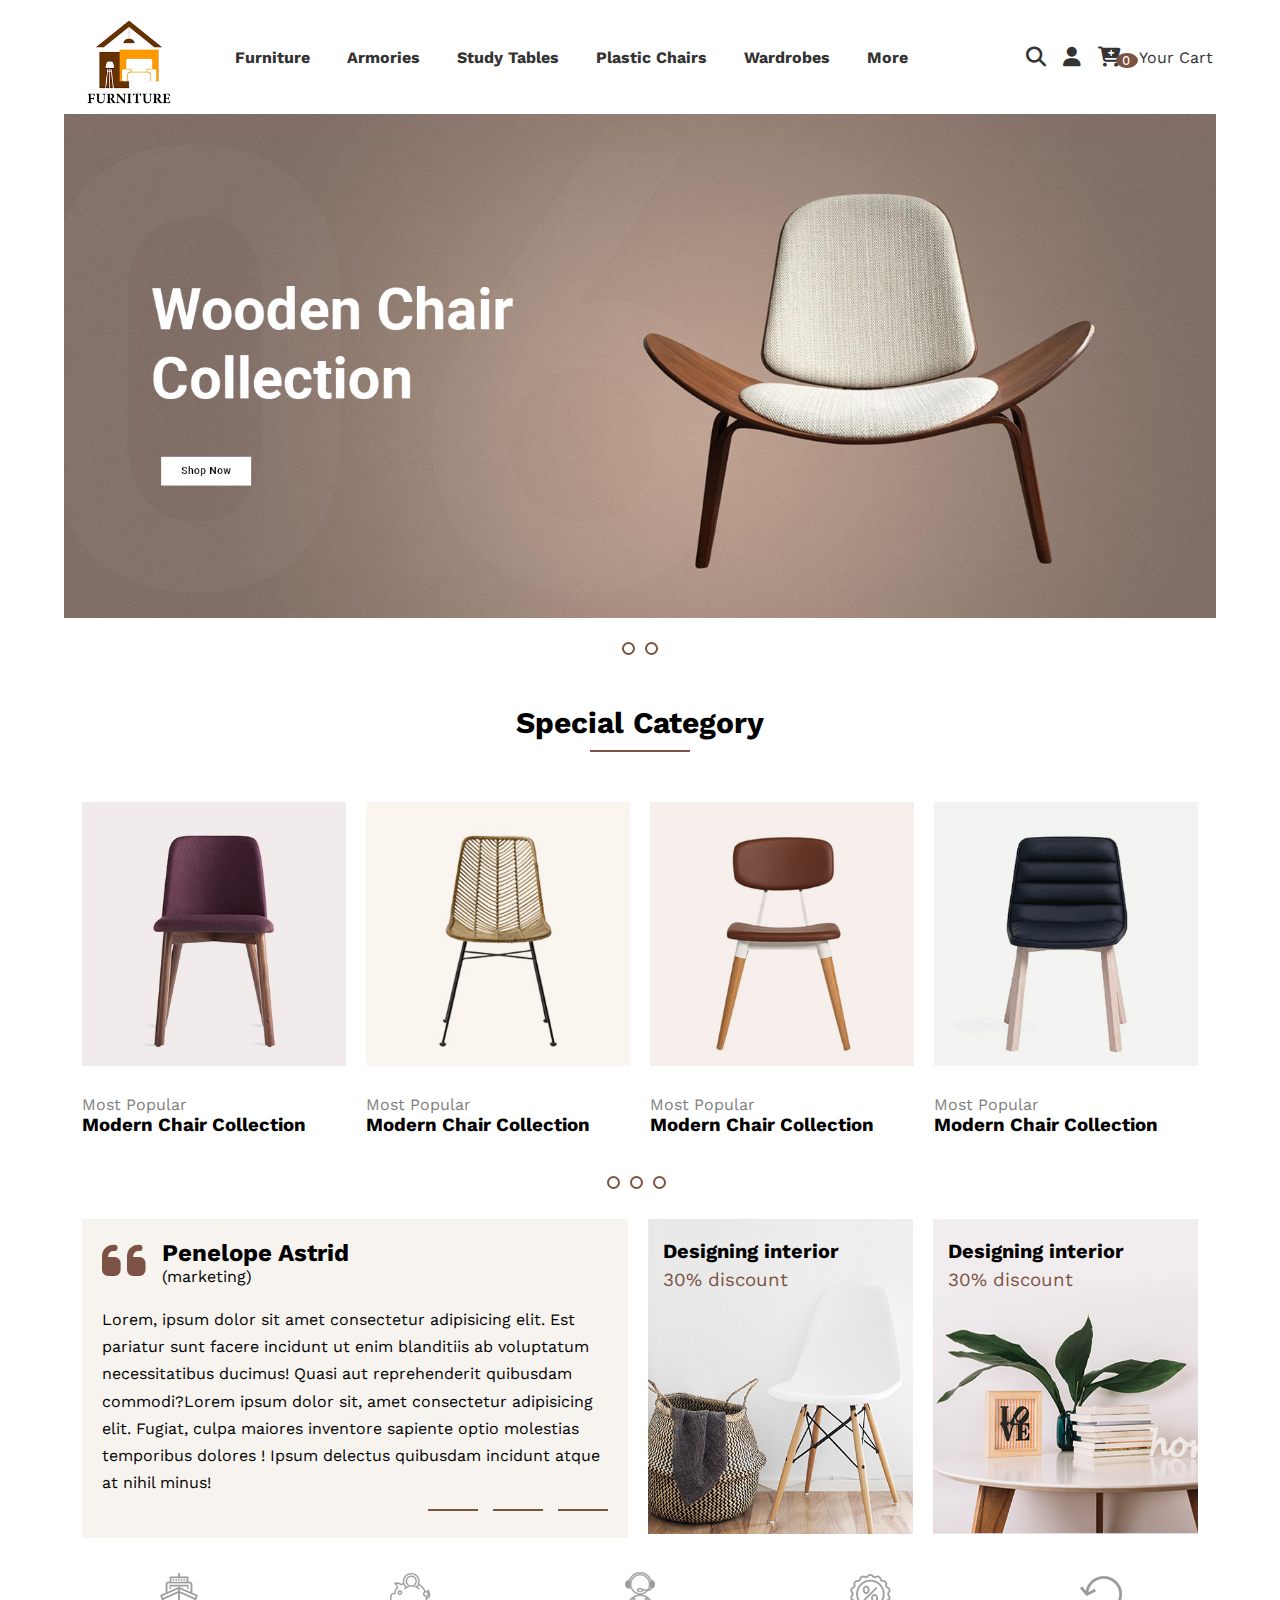
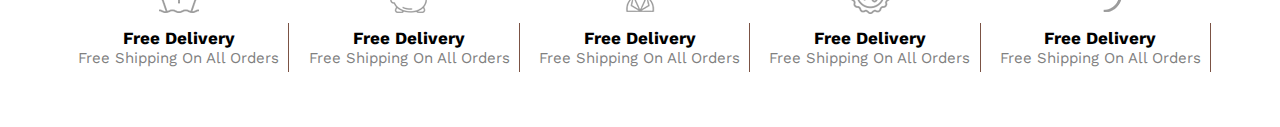
<file: Landing Page 1.3/index.html>
<!DOCTYPE html>
<html lang="en">
<head>
    <meta charset="UTF-8">
    <meta name="viewport" content="width=device-width, initial-scale=1.0">
    <meta name="keywords" content="">
    <meta name="description" content="">
    <link rel="preconnect" href="https://fonts.googleapis.com">
    <link rel="preconnect" href="https://fonts.gstatic.com" crossorigin>
    <link rel="preconnect" href="https://fonts.googleapis.com">
    <link rel="preconnect" href="https://fonts.gstatic.com" crossorigin>
    <link href="https://fonts.googleapis.com/css2?family=PT+Sans:ital,wght@0,400;0,700;1,400;1,700&family=Varela+Round&family=Work+Sans:wght@200;300;400;500;600;700;800&display=swap" rel="stylesheet">
    <link rel="stylesheet" href="style.css">
    <link rel="stylesheet" href="css/all.css">
    <title>Furniture HomePage</title>
</head>
<body>
    <!-- header -->
<header>
    <div class="container">
        <div class="header-content">
            <!-- image -->
            <img src="Images/imagess.png" alt="Logo">
            <!-- navbar -->
            <nav class="navbar">
                <ul class="list-unstyled">
                    <li class="dropdown">
                        <a class="link-item" href="#">Furniture</a>
                        <div class="dropdown-menu">
                            <ul class="list-unstyled">
                                <li><a href="#">Tables</a></li>
                                <li><a href="#">Study Table 1</a></li>
                                <li><a href="#">Study Table 2</a></li>
                                <li><a href="#">Study Table 3</a></li>
                                <li><a href="#">Study Table 4</a></li>
                            </ul>
                            <ul class="list-unstyled">
                                <li><a href="#">Tables</a></li>
                                <li><a href="#">Study Table 1</a></li>
                                <li><a href="#">Study Table 2</a></li>
                                <li><a href="#">Study Table 3</a></li>
                                <li><a href="#">Study Table 4</a></li>
                            </ul>
                            <ul class="list-unstyled">
                                <li><a href="#">Tables</a></li>
                                <li><a href="#">Study Table 1</a></li>
                                <li><a href="#">Study Table 2</a></li>
                                <li><a href="#">Study Table 3</a></li>
                                <li><a href="#">Study Table 4</a></li>
                            </ul>
                        </div>
                    </li>
                    <li class="dropdown">
                        <a class="link-item" href="#">Armories</a>
                        <div class="dropdown-menu">
                            <ul class="list-unstyled">
                                <li><a href="#">Shelves</a></li>
                                <li><a href="#">Blueprint 1</a></li>
                                <li><a href="#">Blueprint 2</a></li>
                            </ul>
                            <ul class="list-unstyled">
                                <li><a href="#">Wardrobes</a></li>
                                <li><a href="#">Blueprint 1</a></li>
                                <li><a href="#">Blueprint 2</a></li>
                            </ul>
                            <ul class="list-unstyled">
                                <li><a href="#">Hangings</a></li>
                                <li><a href="#">Blueprint 1</a></li>
                                <li><a href="#">Blueprint 2</a></li>
                            </ul>
                        </div>
                    </li>
                    <li class="dropdown">
                        <a class="link-item" href="#">Study Tables</a>
                        <div class="dropdown-menu">
                            <ul class="list-unstyled">
                                <li><a href="#">Tables</a></li>
                                <li><a href="#">Table 1</a></li>
                                <li><a href="#">Table 2</a></li>
                            </ul>
                            <ul class="list-unstyled">
                                <li><a href="#">Tables</a></li>
                                <li><a href="#">Table 1</a></li>
                                <li><a href="#">Table 2</a></li>
                            </ul>
                            <ul class="list-unstyled">
                                <li><a href="#">Tables</a></li>
                                <li><a href="#">Table 1</a></li>
                                <li><a href="#">Table 2</a></li>
                            </ul>
                        </div>
                    </li>
                    <li class="dropdown">
                        <a class="link-item" href="#">Plastic Chairs</a>
                        <div class="dropdown-menu">
                            <ul class="list-unstyled">
                                <li><a href="#">Chairs</a></li>
                                <li><a href="#">Chair 1</a></li>
                                <li><a href="#">Chair 2</a></li>
                                <li><a href="#">Chair 3</a></li>
                            </ul>
                            <ul class="list-unstyled">
                                <li><a href="#">chairs</a></li>
                                <li><a href="#">Chair 1</a></li>
                                <li><a href="#">Chair 2</a></li>
                                <li><a href="#">Chair 2</a></li>
                            </ul>
                            <ul class="list-unstyled">
                                <li><a href="#">chairs</a></li>
                                <li><a href="#">Chair 1</a></li>
                                <li><a href="#">Chair 2</a></li>
                                <li><a href="#">Chair 2</a></li>
                            </ul>
                        </div>
                    </li>
                    <li><a class="link-item" href="#">Wardrobes</a></li>
                    <li><a class="link-item" href="#">More</a></li>
                </ul>
            </nav>
            <!-- Login -->
            <div class="login">
                <ul class="list-unstyled">
                    <li><a href="#"><i class="fa fa-search fa-lg"></i></a></li>
                    <li><a href="#"><i class="fa fa-user fa-lg"></i></a></li>
                    <li><a href="#"><i class="fa fa-cart-plus fa-lg"></i></a>Your Cart</li>
                </ul>
            </div>
        </div>
    </div>
</header>
<!-- slider -->
<section class="slider">
    <div class="container">
            <img  class="img" src="Images/main-banner-1-1600x700.jpg" alt="image">
    </div>
    <div class="container">
        <div class="bullet-circles">
            <div class="bullet"></div>
            <div class="bullet"></div>
        </div>
    </div>
</section>
<!-- category section -->
<section class="category section-padding">
    <div class="section-header">
        <h2 class="section-title">Special Category</h2>
        <span class="line"></span>
    </div>
    <div class="container">
        <div class="category-items">
            <div class="category-item">
                <img src="Images/category-banner1.jpg" alt="">
                <h4 class="category-item-subtitle">Most Popular</h4>
                <h3 class="category-item-title">Modern Chair Collection</h3>
                <i class="icon fa fa-angle-right fa-lg"></i>
            </div>
            <div class="category-item">
                <img src="Images/category-banner2.jpg" alt="">
                <h4 class="category-item-subtitle">Most Popular</h4>
                <h3 class="category-item-title">Modern Chair Collection</h3>
                <i class="icon fa fa-angle-right fa-lg"></i>
            </div>
            <div class="category-item">
                <img src="Images/category-banner3.jpg" alt="">
                <h4 class="category-item-subtitle">Most Popular</h4>
                <h3 class="category-item-title">Modern Chair Collection</h3>
                <i class="icon fa fa-angle-right fa-lg"></i>
            </div>
            <div class="category-item">
                <img src="Images/category-banner4.jpg" alt="">
                <h4 class="category-item-subtitle">Most Popular</h4>
                <h3 class="category-item-title">Modern Chair Collection</h3>
                <i class="icon fa fa-angle-right fa-lg"></i>
            </div>
            <div class="bullet-circles">
                <div class="bullet"></div>
                <div class="bullet"></div>
                <div class="bullet"></div>
            </div>
            </div>

            <div class="discount">
                <div class="discount-desc">
                    <div class="top">
                        <i class=" icon fa fa-quote-left fa-lg"></i>
                        <h2 class="discount-title">Penelope Astrid</h2>
                        <span class="discount-subtitle">(marketing)</span>
                    </div>
                    <p>
                        Lorem, ipsum dolor sit amet consectetur adipisicing elit. 
                        Est pariatur sunt facere incidunt ut enim blanditiis ab voluptatum necessitatibus ducimus!
                        Quasi aut reprehenderit quibusdam commodi?Lorem ipsum dolor sit, amet consectetur adipisicing elit. Fugiat,
                         culpa maiores inventore sapiente optio molestias temporibus dolores
                        ! Ipsum delectus quibusdam incidunt atque at nihil minus!
                    </p>
                    <div class="bullets">
                        <span></span>
                        <span></span>
                        <span></span>
                    </div>
                </div>
                <div class="discount-item">
                    <div class="discount-item-info">
                        <h3>30% discount</h3>
                        <h2>Designing interior</h2>
                    </div>
                    <div class="image-box">
                        <img class="image" src="Images/cms-banner-1.jpg" alt="">
                    </div>
                </div>
                <div class="discount-item">
                    <div class="discount-item-info">
                        <h3>30% discount</h3>
                        <h2>Designing interior</h2>
                    </div>
                    <div class="image-box">
                        <img class="image" src="Images/cms-banner-2.jpg" alt="">
                    </div>
                </div>
            </div>
        </div>
</section>
<!-- sprite section -->
<div class="sprites container">
    <div class="sprite-item">
        <div class="sprite-icon sprite-icon-1"></div>
        <div class="sprite-info">
            <h3>Free Delivery</h3>
            <span>Free Shipping On All Orders</span>
        </div>
    </div>
    <div class="sprite-item">
        <div class="sprite-icon sprite-icon-2"></div>
        <div class="sprite-info">
            <h3>Free Delivery</h3>
            <span>Free Shipping On All Orders</span>
        </div>
    </div>
    <div class="sprite-item">
        <div class="sprite-icon sprite-icon-3"></div>
        <div class="sprite-info">
            <h3>Free Delivery</h3>
            <span>Free Shipping On All Orders</span>
        </div>
    </div>
    <div class="sprite-item">
        <div class="sprite-icon sprite-icon-4"></div>
        <div class="sprite-info">
            <h3>Free Delivery</h3>
            <span>Free Shipping On All Orders</span>
        </div>
    </div>
    <div class="sprite-item">
        <div class="sprite-icon sprite-icon-5"></div>
        <div class="sprite-info">
            <h3>Free Delivery</h3>
            <span>Free Shipping On All Orders</span>
        </div>
    </div>
</div>
<!-- Products section -->
</body>
</html>
</file>
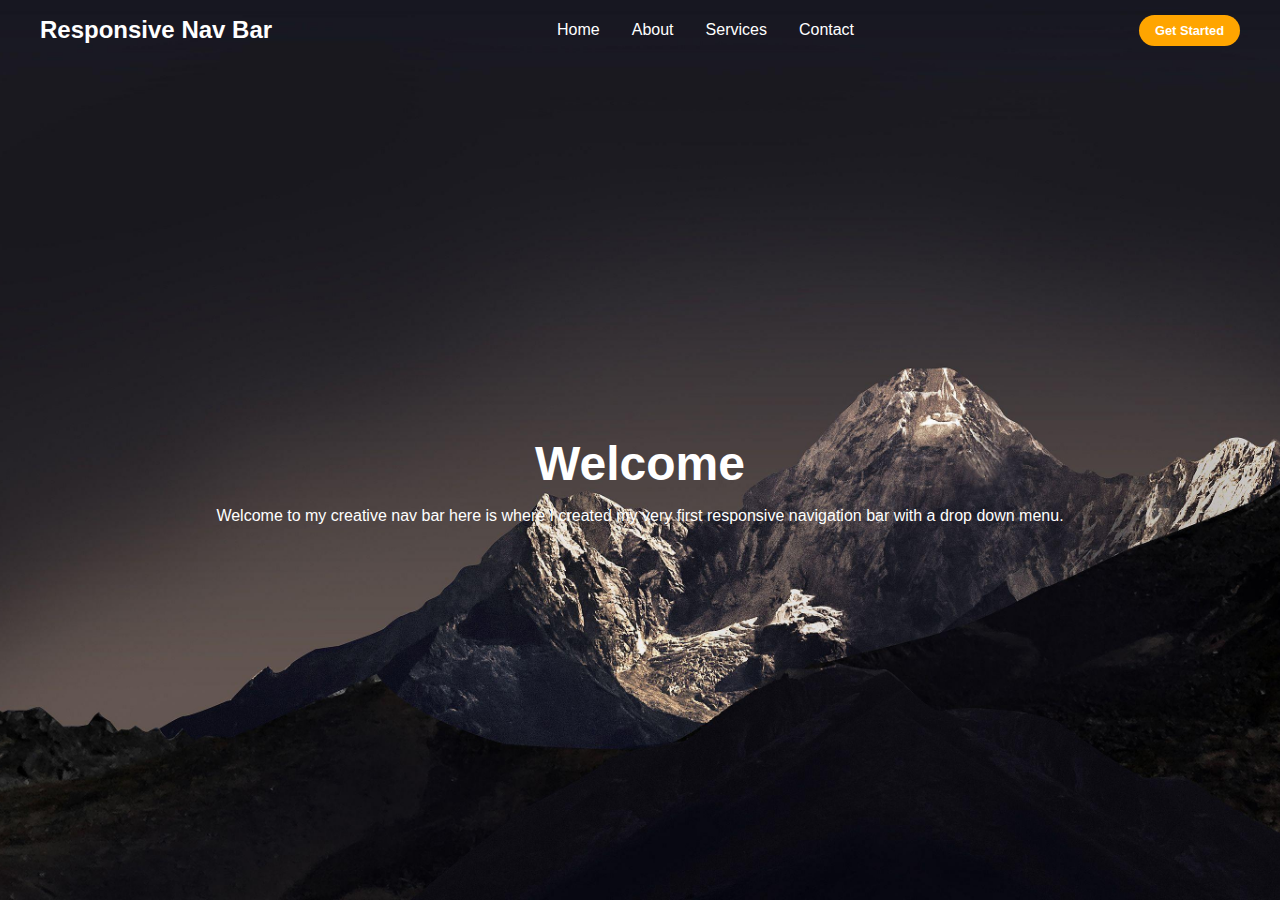
<file: Responsive NAV bar/index.html>
<!DOCTYPE html>
<html lang="en">
<head>
    <meta charset="UTF-8">
    <meta http-equiv="X-UA-Compitable" content="IE=edge"/>
    <meta name="viewport" content="width=device-width, initial-scale=1.0"/>
    <link rel="stylesheet" href="https://cdnjs.cloudflare.com/ajax/libs/font-awesome/6.2.1/css/all.min.css"
     integrity="sha512-MV7K8+y+gLIBoVD59lQIYicR65iaqukzvf/nwasF0nqhPay5w/9lJmVM2hMDcnK1OnMGCdVK+iQrJ7lzPJQd1w=="
     crossorigin="anonymous" referrerpolicy="no-referrer" />
    <link rel="stylesheet" href="style.css">
    <title>Responsive Navbar</title>
</head>
<body>
    <header>
        <div class="navbar">
            <div class="logo">
                <a href="#">Responsive Nav Bar</a>
            </div>
            <ul class="links">
                <li> <a href="Home">Home</a></li>
                <li> <a href="About">About</a></li>
                <li> <a href="Services">Services</a></li>
                <li> <a href="Contact">Contact</a></li>
            </ul>
            <a href="#" class="action-btn">Get Started</a>
            <div class="toggle_btn">
                <i class="fa-solid fa-bars"></i>
            </div>
        </div>
        <div class="dropdown_menu">
                <li> <a href="Home">Home</a></li>
                <li> <a href="About">About</a></li>
                <li> <a href="Services">Services</a></li>
                <li> <a href="Contact">Contact</a></li>
                <li> <a href="#" class="action-btn">Get Started</a></li>
        </div>
    </header>
    <main>
        <section id="hero">
            <h1>Welcome</h1>
            <p>
                Welcome to my creative nav bar here is where I created my very first responsive navigation bar with a drop down menu.
            </p>

        </section>
    </main>
    <script>
        const toggleBtn = document.querySelector('.toggle_btn')
        const toggleBtnIcon = document.querySelector('.toggle_btn i')
        const dropDownMenu = document.querySelector('.dropdown_menu')

        toggleBtn.onclick=function() {
            dropDownMenu.classList.toggle('open')
            const isOpen = dropDownMenu.classList.contains('open')

            toggleBtnIcon.classList = isOpen 
            ? 'fa-solid fa-xmark' 
            : 'fa-solid fa-bars'
        }
    </script>
</body>
</html>
</file>
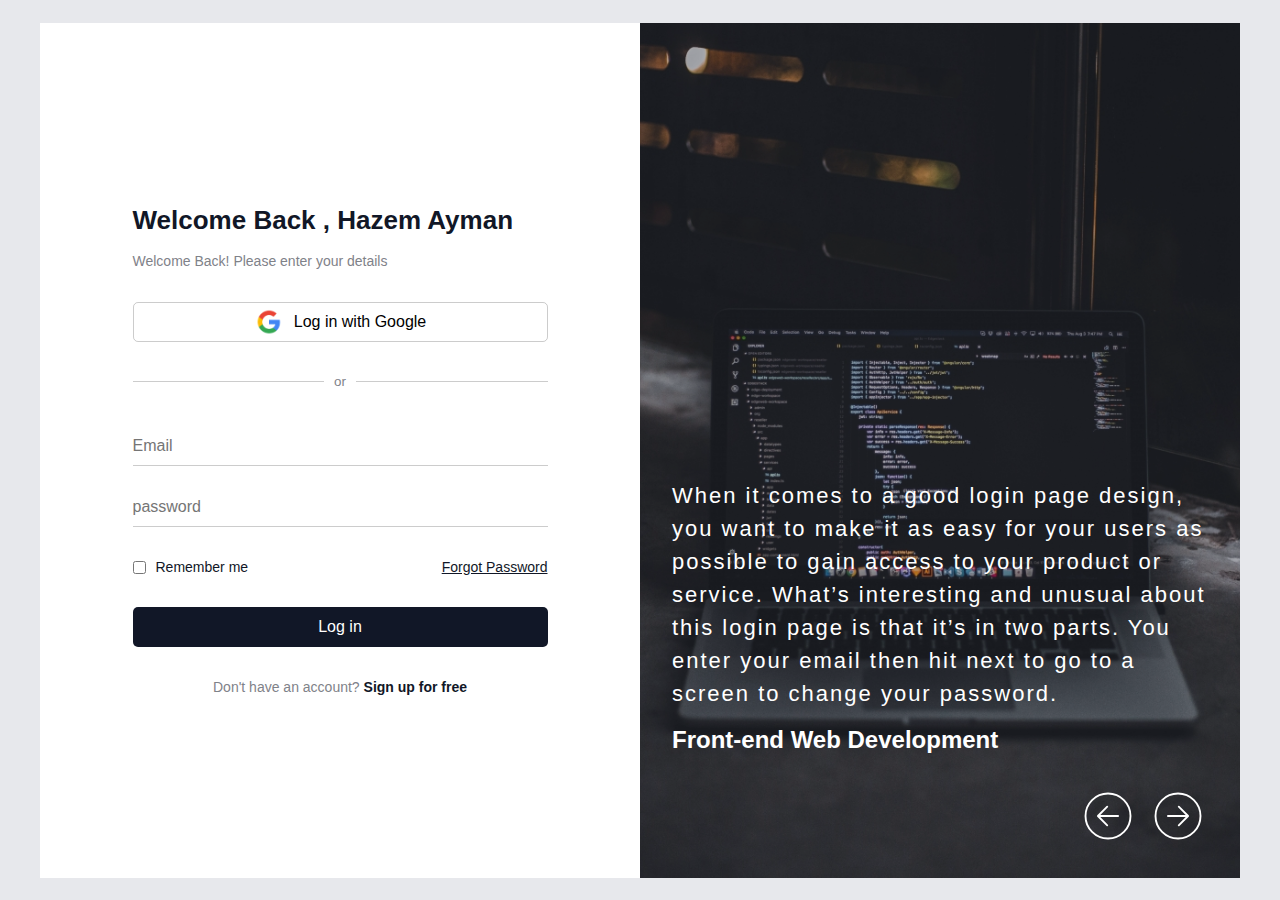
<file: Login webpage/Modern Login Page/index.html>
<!DOCTYPE html>
<html lang="en">
<head>
    <meta charset="UTF-8">
    <meta http-equiv="X-UA-Compitable" content="IE=edge">
    <meta name="viewport" content="width=device-width, initial-scale=1.0">
    <link rel="stylesheet" href="style.css">
    <title>Login Form</title>
</head>
<body>
    <div class="form_container">
    <div class="left">
        <div class="login_container">
            <h1>Welcome Back , Hazem Ayman</h1>
            <span class="subtitle">Welcome Back! Please enter your details</span>
            <button class="google_btn"><img src="google.png" alt="">Log in with Google</button>
            <div class="line">
                <span></span>
                <small>or</small>
                <span></span>
            </div>
            <form action="">
                <input type="email" placeholder="Email">
                <input type="password" placeholder="password">
                <div class="actions">
                    <div class="wrapper">
                        <input type="checkbox" id="remember">
                        <label for="remember">Remember me</label>
                    </div>
                    <a href="#">Forgot Password</a>
                </div>

                <button type="submit" class="login-btn">Log in</button>
            </form>

            <p class="signup_info">
                Don't have an account? <a href="#">Sign up for free</a>
            </p>
        </div>
    </div>
        <div class="right">
            <div class="info">
                <p>
                    When it comes to a good login page design,
                     you want to make it as easy for your users as possible to gain access to your product or service.
                     What’s interesting and unusual about this login page is that it’s in two parts.
                      You enter your email then hit next to go to a screen to change your password.
                </p>
                <h2>Front-end Web Development</h2>
                <div class="arrows">
                    <img src="back.svg" alt="" />
                    <img src="next.svg" alt="" />
                </div>
            </div>
        </div>
    </div>
</body>
</html>
</file>
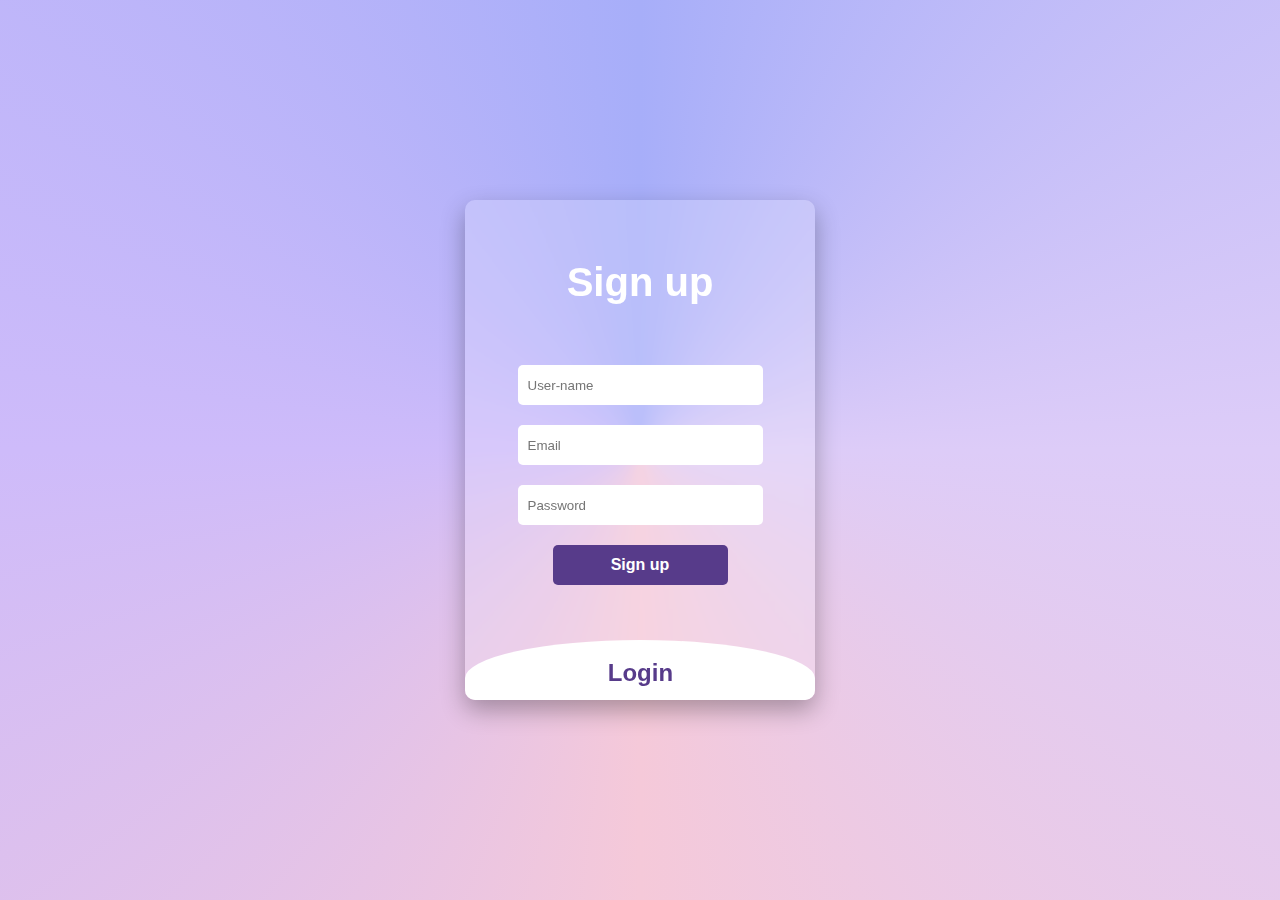
<file: Login webpage/Page1/index.html>
<!DOCTYPE html>
<html lang="en">
<head>
    <meta charset="UTF-8">
    <meta http-equiv="X-UA-Compitable" content="IE=edge"/>
    <meta name="viewport" content="width=device-width, initial-scale=1.0">
    <title>Login Page 1</title>
    <link rel ="stylesheet" href="style.css">
</head>
<body>
    <div class="container">
        <input type="checkbox" id="hidden-btn"> 
        <div class="signup">
            <label for="hidden-btn">Sign up</label>
            <input type="text" placeholder="User-name">
            <input type="email" placeholder="Email">
            <input type="password" placeholder="Password">
            <button>Sign up</button>
        </div>

        <div class="login">
            <label for="hidden-btn">Login</label>
            <input type="email" placeholder="Email">
            <input type="password" placeholder="Password" id="pasword">
            <button>Login</button>
        </div>
    </div>
</body>
</html>
</file>
<file: Grid-Practice/style.css>
body{
    text-align: center;
}
.ul-list{
    display: flex;
    flex-direction:row;
    list-style: none;
    justify-content:center;
}
.ul-list li{
    margin:auto 15px;
}
.social{
    display:flex;
    justify-content: flex-end;
    list-style:none;
}
.social li{
    margin:0 5px;
}
.grid-container{
    display: grid;
    grid-gap:10px;
    grid-template-areas: 
    "hd hd hd hd"
    "ad mn mn mn"
    "ad mn mn mn"
    "ad mn mn mn"
    "ft ft ft ft";
}
.grid-container > *{
    padding:30px;
    color:#fff;
}
header{
    grid-area:hd;
    background:#080;
}
main{
    grid-area:mn;
    background:#f90;
}
aside{
    grid-area:ad;
    background:#f60;
    grid-template-columns: repeat(2,1fr);
    display:grid;
    grid-gap:5px;
    grid-auto-rows:minmax(100px,auto);
}
aside p{
    border:1px solid #000;
    line-height: 100px;
}
footer{
    grid-area:ft;
    background: #278;
}
</file>
<file: Landing Page 1.1/css/style.css>
/* Global Rules */
:root{
    --main-color:#10cab7;
    --secondary-color:#2c4755;
    --section-padding:60px;
    --section-background:#f6f6f6;
}
*{
    -webkit-box-sizing: border-box;
    -moz-box-sizing: border-box;
    box-sizing: border-box;
}
html{
    scroll-behavior: smooth;
}
body {
    font-family: 'Work Sans', sans-serif;
}
.container{
    padding-left: 15px;
    padding-right: 15px;
    /* used in case of mobile view to prevent content from attaching to the right of webpage */
    margin-right: auto;
    margin-left: auto;
}
/* media queries to preserve the content on all size of screens makes no scroll */
@media (min-width:768px) {
    .container{
        width: 750px;
    } 
}
@media (min-width: 992px){
    .container{
        width: 970px;
    }
}
@media (min-width: 1200px){
    .container{
        width:1170px;
    }
}
/* End Global Rules */
/* Start Components */
.special-heading{
    color:#ebeced;
    font-size:100px;
    text-align:center;
    font-weight:800;
    letter-spacing: -3px;
    margin:0;
}
.special-heading + p{
    margin:-30px 0 0;
    font-size:20px;
    text-align:center;
    color:#797979; 
/* + here means the next direct element after .special-heading */
}
@media (max-width:767px){
    .special-heading{
        font-size:60px;
    }
    .special-heading+p{
        margin-top: -20px;
    }
}
/* End Components */
/* start header */
.header{
    padding:20px;
}
.header .container{
    display:flex;
    justify-content: space-between;
    align-items: center;
}
.header .logo{
    width:60px;
}
.header .links .icon:hover span:nth-child(2){
    width:100%;
}
.header .links{
    position:relative;
}
.header .links .icon{
    width:30px;
    display:flex;
    flex-wrap:wrap;
    /* flex-wrap : wrap makes when the three bars of the icon fill the screen the arrange over each others */
    justify-content: flex-end;
    /* before this the middle bar was going to the left but we want it going to the right */
}
.header .links .icon span{
    background-color:#333;
    margin-bottom:5px;
    height:2px;
}
.header .links .icon span:first-child{
    width:100%;
}
.header .links .icon span:nth-child(2){
    width:60%;
    transition:0.3s;
}
.header .links .icon span:last-child{
    width:100%;
}
.header .links ul{
    list-style: none;
    margin:0;
    padding:0;
    background-color: var(--section-background);
    position:absolute;
    right : 0;
    /* to keep the box inside the screen */
    min-width: 200px;
    top:calc(100% + 15px);
    display:none;
    z-index: 1;
}
.header .links:hover ul{
    display:block;
}
.header .links ul::before{
    content:"";
    border-width: 10px;
    border-style: solid;
    border-color: transparent transparent var(--section-background) transparent;
    position: absolute;
    right:5px;
    top:-20px;
}
.header .links ul li a{
    display:block;
    padding:15px;
    text-decoration: none;
    color:#333;
    transition:0.3s;
}
.header .links ul li a:hover{
    padding-left: 25px;
}
.header .links ul li:not(:last-child) a{
    border-bottom: 2px solid #eee;
}
/* end header */

/* start landing page */
.landing{
    background-image: url(../images/landing.jpg);
    background-size: cover;
    height:calc(100vh - 64px);
    position:relative;
}
.landing .intro-text{
    position: absolute;
    left:50%;
    top:50%;
    text-align: center;
    transform:translate(-50% , -50%);
    width:320px;
    max-width:100%;
}
.landing .intro-text h1{
    margin:0;
    font-weight:bold;
    font-size:50px;
    color:var(--main-color);
}
.landing .intro-text p{
    font-size:19px;
    line-height:1.8;
}
/* end landing page */

/* features */
.features{
    padding-top: var(--section-padding);
    padding-bottom:var(--section-padding);
    background-color: var(--section-background);
}
.features .container{
    display:grid;
    grid-template-columns: repeat(auto-fill , minmax(300px , 1fr));
    grid-gap: 20px;
}
.features .feat{
    text-align: center;
    padding:20px;
}
.features .feat i{
    color:var(--main-color); 
}
.features .feat h3{
    font-weight:800px;
    margin:30px 0;
}
.features .feat p{
    line-height:1.8;
    color:#777;
    font-size:17px;
}
/* features */
/* start services */
.services{
    padding-top: var(--section-padding);
    padding-bottom: var(--section-padding);
}
.services .services-content{
    display:grid;
    grid-template-columns: repeat(auto-fill , minmax(300px , 1fr));
    grid-gap: 30px;
    margin-top:100px;
}
.services .services-content .srv{
    display:flex;
    margin-bottom: 40px;
}
@media (max-width:767px){
    .services .services-content .srv{
        flex-direction:column;
        text-align:center;
    }
}
.services .services-content .srv i{
    color:var(--main-color);
    flex-basis: 60px;
}
.services .services-content .srv .text{
    flex:1;
}
.services .services-content .srv .text h3{
    margin:0 0 20px;
}
.services .services-content .srv .text p{
    color:#444;
    font-weight:300;
    line-height:1.6;
}
.services .services-content .image{
    text-align: center;
    position:relative;
}
.services .services-content  .image::before{
    content:'';
    background-color: var(--secondary-color);
    width:80px;
    height:calc(100% + 100px);
    top:-50px;
    position:absolute;
    right:0;
    z-index:-1;
}
.services .services-content .image img{
    width:260px;
}
@media (max-width: 1199px)
{
    .image-column{
        display:none;
    }
}
/* end services */
/* Start Portfolio */
.portfolio {
    padding-top: var(--section-padding);
    padding-bottom: var(--section-padding);
    background-color: var(--section-background);
}
.portfolio .portfolio-content{
    display:grid;
    grid-template-columns: repeat(auto-fill , minmax(300px,1fr));
    grid-gap: 30px;
    margin-top: 80px;
}
.portfolio .portfolio-content .card{
    background-color: white;
}
.portfolio .portfolio-content .card img{
    max-width: 100%;
}
.portfolio .portfolio-content .card .info{
    padding:20px;
}
.portfolio .portfolio-content .card .info h3{
    margin:0;
}
.portfolio .portfolio-content .card .info p{
    color:#777;
    line-height:1.6;
    margin-bottom:0;
}
/* End Portfolio */
/* Start About */
.about{
    padding-top: var(--section-padding);
    padding-bottom: calc(var(--section-padding) + 60px);
}
.about-content{
    margin-top:100px;
    display:flex;
    flex-wrap: wrap;
    justify-content: space-between;
}
@media (max-width:991px)
{
    .about .about-content{
        flex-direction:column;
        text-align:center;
    }
}
.about .about-content .image{
    position:relative;
    width:250px;
    height:375px;
}
@media (max-width:991px)
{
    .about .about-content .image{
        margin:0 auto 60px;
    }
}
.about .about-content .image::before{
    content:"";
    position:absolute;
    background-color: #ebeced;
    width:100px;
    height:calc(100% + 80px);
    top:-40px;
    left:-20px;
    z-index:-1;
}
.about .about-content .image::after{
    top:-40px;
    content:"";
    position:absolute;
    width:120px;
    height:300px;
    border-left:80px solid var(--main-color);
    border-bottom: 80px solid var(--main-color);
    z-index:-1;
    right:-150px;
}
@media (max-width:991px)
{
    .about .about-content .image::before ,
    .about .about-content .image::after{
        display:none;
    }
}
.about .about-content .image img{
    max-width: 100%;
}
.about .about-content .text{
    flex-basis: calc(100% - 500px);
    /* flex:1;
    padding-left: 207px; */
}
.about .about-content .text p:first-of-type{
    font-weight:bold;
    line-height:2;
    margin-bottom: 50px;
}
.about .about-content .text hr{
    width:50%;
    display:inline-block;
    border-color: var(--main-color);
}
.about .about-content .text p:last-of-type{
    line-height:2;
    color:#777;
}
/* End About */
/* Start Contact */
.contact{
    padding-top: var(--section-padding);
    padding-bottom: var(--section-padding);
    background-color: var(--section-background);
}
.contact .info{
    padding-top: var(--section-padding);
    padding-bottom: var(--section-padding);
    text-align: center;
}
.contact .info .label{
    font-size: 35px;
    font-weight:800;
    color:var(--secondary-color);
    letter-spacing: -2px;
    margin-bottom: 15px;
}
.contact .info .link{
    display:block;
    font-size:35px;
    font-weight:800;
    color:var(--main-color);
    text-decoration: none;
}
.contact .info .social{
    display:flex;
    justify-content: center;
    margin-top: 20px;
    font-size:16px;
}
.contact .info .social i{
    margin-left: 10px;
    color:var(--secondary-color);
}
@media (max-width:767px){
    .contact .info .label ,
    .contact .info .link{
        font-size:25px;
    }
}
/* End Contact */
/* Start Footer */
.footer {
    background-color: var(--secondary-color);
    color:white;
    padding:30px 30px;
    text-align:center;
    font-size:18px;
}
.footer span{
    font-weight:bold;
    color:var(--main-color);
}
/* End Footer */
</file>
<file: Landing Page 1.2/style.css>
/* General Css Style */
:root{
    --maincolor:#6195ff;
}
*{
    margin:0;
    padding: 0;
    box-sizing: border-box;
}
body{
    font-family: 'Varela Round', sans-serif;
    font-family: 'Work Sans', sans-serif;
}
h1 , h2 , h3 , h4 , h5 , h6{
    font-family: 'montserrat' , sans-serif;
}
button{
    font-family: 'Varela Round', sans-serif;
    font-family: 'Work Sans', sans-serif;
}
 /* .header-content{
     /* overflow:hidden;   to solve float problem */

.container{
    width:80%;
    margin:auto;
}
.header{
    position:fixed;
    z-index:10;
    width:100%; 
    background:rgba(0,0,0,0.5);
}
 .header .logo{
    width:40%;
    float:left;
}
.header .logo img{
    width:20%;
    margin-top: 15px;
}
.clear{
    clear:both;
}
.header .nav{
    width:60%;
    float:left;
    list-style:none;
    text-align:right;
}
 .header .nav > li{
    display:inline-block;
    text-align:left;
}
.header .nav  > li > a{
    color:#fff;
    text-decoration: none;
    display : block;
    padding:30px 12px;
    font-size:16px;
}
ul{
    list-style:none;
}
.header .nav > li > a:after{   /* a .active with a space between them means active is a div with class called active inside */
    content:"";
    display:block;
    width:0;
    height:3px;
    background-color:var(--maincolor); 
    transition:width 0.5s;
    margin-top: 2px;    
}
.header .nav > li > a:hover:after{
    width:100%;
}
.header .nav > li > a.active:after{
    width:100%;
}
.overlay{
    position:absolute;
    width:100%;
    height:100%;
    top:0;
    left:0;
    background-color: rgba(0,0,0,0.7);
}
.hover-opacity{
    transition:0.5s;
}
.hover-opacity:hover{
    opacity:0.8;
}
.dropdown{
    position:relative;
}
.dropdown-menu{
    position:absolute;
    background:var(--maincolor);
    width:150px;
    text-align:center;
    left:-50%;
    top:70%;
    opacity:0;
    visibility: hidden;
    transition:opacity 0.5s , visibility 0.5s;
    list-style: none;
}
.dropdown:hover .dropdown-menu{ /*when you hover on dropdown class then dropdown-menu will be appear*/
    opacity:1;
    visibility:visible;
}
.dropdown-menu a{
    color:#fff;
    display:block;
    padding:10px;
    text-decoration: none;
}
.section-header{
    text-align: center;
}
.section-header .section-title{
    font-size:35px;
    text-transform:capitalize;
    margin-bottom:10px;
}
.section-header .line{
    display:block;
    height:5px;
    width:60px;
    margin:0 auto 70px auto;
    background-color:var(--maincolor);
}
.pd-y{
    padding:120px 0;
}
.ltr-effect{
    position:relative;
}
.ltr-effect:after{
    position:absolute;
    content:"";
    width:0;
    height:100%;
    top:0;
    left:0;
    background:#333;
    transition: width 0.5s;
    z-index:-1;
}
.ltr-effect:hover:after{
    width:100%;
}

.tb-effect{
    position:relative;
}
.tb-effect:after{
    position:absolute;
    content:"";
    width:100%;
    height:0;
    top:0;
    left:0;
    background:#333;
    transition: height 0.5s;
    z-index:-1;
}
.tb-effect:hover:after{
    height:100%;
}
/* Home Section */
.home{
    height:100vh;
    background-image: url(Images/background1.jpg);
    background-size: cover;
    position:relative;
}
.home-content{
    position: absolute;
    top:50%;
    left:50%;
    transform:translate(-50% , -50%);
    text-align: center;
    width:65%;
}
.home .title{
    color:#fff;
    font-size:3.5rem;
    text-transform: uppercase;
}
.home .home-desc{
    margin:20px 0;
    color:white;
    letter-spacing: 2px;
    line-height:1.5;
}
.home .btn{
    min-width:160px;
    padding:15px 0;
    border-radius: 5px;
    border:0;
    cursor:pointer;
    font-size:16px;
}
.home .btn-start{
    margin-right: 10px;
    background-color: white;
}
.home .btn-learn{
    background-color: var(--maincolor);
    color:white;
}
/* About Section */
/* .about{

} */
.about-content{
    overflow:hidden;
}
.about-item{
    width:30%;
    float:left;
    text-align: center;
    border:1px solid #e8e8e8;
    padding:50px 25px;
}

.about-item:hover .about-item-title{
    color:#fff;
}
.about-item.mg{
    margin:0 5%;
}
.about-item .icon{
    color:#6195ff;
    margin-bottom:10px;
}
.about-item-title{
    text-transform:capitalize;
    margin-bottom:15px;
    transition:color 0.5s;
}
.about-item-desc{
    line-height:1.6;
    margin-bottom:10px;
    color:#999;
}
.about-item-link{
    color:var(--maincolor);
    text-transform: capitalize;
}
/* Portfolio Section */
.portfolio{
    background:#f9f9f9;
}
.portfolio-content{
    overflow:hidden /*when the children take float then the parent takes this property to overcome float problem*/
}
.portfolio-item{
    width:30%;
    float:left;
    margin-bottom:55px;
    position: relative;
    padding:20px;
}
.portfolio-item .layer-content{
    position:absolute;
    top:0;
    left:0;
    width:100%;
    height:100%;
    background-color:rgba(0,0,0,0.6);
    opacity:0;
    visibility: hidden;
    transition: opacity 0.5s ,visibility 0.5s;
}
.portfolio-item:hover .layer-content{
    opacity:1;
    visibility: visible;
}
.portfolio-item .layer-info{
    position:absolute;
    left:50%;
    top:50%;
    transform:translate(-50% , -50%);
    width:80%;
    text-align:center;
}
.layer-content .category{
    color:var(--maincolor);
    text-transform: uppercase;
    display: block;
    margin-bottom:5px;
    position:relative;
    top:10px;
    transition: top 0.3s;
}
.layer-content-title{
    font-size:20px;
    color:#fff;
    margin-bottom:10px;
    position:relative;
    top:10px;
    transition: top 0.4s; /* or you can use transition delay to make them appear after each others*/
}
.layer-content a i{
    line-height:40px;
    display:inline-block;
    width:40px;
    height:40px;
    background-color: var(--maincolor);
}
.layer-content a{
    color: #fff;
    position:relative;
    top:10px;
    transition: top 0.5s;
}
.portfolio-item.mg{
    margin:0 5%;
}
.portfolio-item img{
    width:100%;
}
.portfolio-item:hover .layer-content-title,
.portfolio-item:hover .layer-content a,
.portfolio-item:hover .layer-content .category{
    top:0;
}
/* offer Section */
.offer{

}
/* .offer-content{
    overflow:hidden;
} */
.offer-item{
    width:30%;
    float:left;
    margin-bottom:20px;
    border:1px solid #e8e8e8;
    padding:20px 15px 30px 70px;
    position:relative;
}
.offer-item.mg{
    margin:0 5%;
}
.offer-item .icon{
    position:absolute;
    left:15px;
    top:30px;
    color:var(--maincolor);
}
.offer-item-title{
    text-transform:capitalize;
    margin-bottom: 15px;
    transition: color 0.5s;
}
.offer-item-desc{
    text-transform:capitalize;
    margin-bottom: 15px;
    line-height:1.6;
    color:#999;
}
.offer-item:hover .offer-item-title
{
    color:#fff;
}
/* services section */
.service{
    background-color:#f9f9f9;
}
.service-item{
    width:50%;
    float:left;
}
.service-item .section-header{
    text-align: left;
}
.service-item .section-header .line{
    margin:0 0 40px 0;
}
.service-item-desc{
    padding-right:20px;
    color:#999;
    line-height:1.5;
    font-size:17px;
    margin-bottom: 20px;
}
.service-list{
    list-style: none;
}
.service-list li{
    margin-bottom: 10px;
    color:#999;
}
.service-list li i{
    border: 1px solid var(--maincolor);
    color: var(--maincolor);
    height: 25px;
    border-radius: 221%;
    padding: 10px 10px 10px 3px;
    width: 25px;
}
.service-item-img img{
    width:100%;
}
.service-bullets{
    list-style:none;
    text-align:center;
}
.service-bullets li{
    width:10px;
    height:10px;
    display:inline-block;
    background-color:#999;
    margin:10px 5px;
    border-radius:50%;
}
.service-bullets li.active{
    background-color:var(--maincolor);
}
.service-bullets li:hover{
    background-color:var(--maincolor);
}
/* Numbers Section */
.numbers{
    position:relative;
    background-image: url("Images/background2.jpg");
    height:300px;
    background-size: cover;
    background-attachment: fixed;
}
.numbers-items{
    overflow:hidden;
    padding:100px 0;
}
.number-item{
    width:25%;
    float:left;
    text-align:center;
}
.number-item .icon{
    color:var(--maincolor);
    margin-bottom: 15px;
}
.number-item-title{
    font-weight:bold;
    font-size:30px;
    margin-bottom:15px;
    color:#fff;
}
.number-item-text{
    color:#fff;
}
/* prices section */
.pricing{

}
.pricing-plans{
    overflow:hidden;
}
.pricing-item{
    width:30%;
    float:left;
    padding:40px 15px;
    border:1px solid #e8e8e8;
    text-align:center;
}
.pricing-item:hover .pricing-item-permonth{
    color:#fff;
}
.pricing-item:hover .pricing-item-text{
    color:#fff;
}
.pricing-item.mg{
    margin:0 5%;
}
.pricing-item-text{
    text-transform: uppercase;
    font-size:20px;
    transition:color 0.5s;
}
.pricing-item-permonth{
    width:130px;
    height:130px;
    margin:40px auto; 
    padding:20px 0;
    border:2px solid var(--maincolor);
    border-radius: 50%;
    transition:color 0.5s;
}
.pricing-item-permonth .dollar{
    font-size:50px;
}
.pricing-item-permonth .month{
    text-transform: uppercase;
    font-weight: bold;
    font-size:15px;
}
.pricing-list{
    list-style:none;
}
.pricing-list li{
    color:#999;
    line-height:1.8;
}
.pricing-item-purchase{
    background: none;
    border:2px solid #7ba7ff;
    display:block;
    width:140px;
    padding:10px;
    margin:15px auto 0 auto;
    color:#7ba7ff;
}
/* Testimonial Section */
.testimonial{
    position:relative;
    background-image: url("Images/background3.jpg");
    background-attachment: fixed;
    height:400px;
}
.testimonial-content{
    overflow:hidden;
    padding:120px 0;
    width:60%;
    margin:auto;
}
.testimonial-item{
    width:50%;
    float:left;
    color:#fff;
    margin:auto;
}
.testimonial-item .testimonial-top{
    padding:10px 2px 40px 100px;
    position:relative;
}
.testimonial-item .testimonial-top img{
    position:absolute;
    left:10px;
    top:10px;
    border-radius: 50%;
}
.testimonial-item .testimonial-top h2{
    margin:5px 0;
}
.testimonial-item .testimonial-top span{
    color:var(--maincolor);
}
.testimonial-desc{
    line-height:1.5;
    font-size:17px;
}
/* Team Content */
.team-content{
    overflow:hidden;
}
.team-item{
    width:30%;
    float:left;
    background: #e8e8e8;
    padding:40px 10px;
    text-align:center;
}
.team-item .team-img{
    width:90%;
    margin:auto;
    position:relative;
}
.team-item .team-img img{
    width:100%;
    margin:auto;
}
.team-item .team-info-title{
    color:#222;
    margin:10px 0;
}
.team-overlay{
    position:absolute;
    top:0;
    left:0;
    right:0;
    bottom:0;
    background:rgba(0,0,0,0.5);
    opacity:0;
    visibility:hidden;
}
.team-overlay a{
    display:block;
    width:40px;
    height:40px;
    background:#7ba7ff;
    color:#fff;
    margin-left: auto; 
}
.team-item.mg{
    margin:0 5%;
}
.team-overlay a i{
    line-height:40px;
}
.team-item .team-info .team-info-text{
    color:#999;
    text-transform: uppercase;
    font-size:14px;
    transition:color 0.5s;
}
.team-item:hover .team-overlay{
    visibility:visible;
    opacity:1;
}
.team-item.tb-effect{
    z-index:1;
}
.team-item:hover .team-info-title{
    color:#fff;
    transition:color 0.5s;
}
.team-item:hover .team-info-text{
    color:var(--maincolor);
}
/* Blog section */
.blog{
    background:#f8f8f8;
}
.blog-content{
    overflow:hidden;
}
.blog-item{
    width:30%;
    float:left;
    background:#fff;
}
.blog-item-img img{
    width:100%;
}
.blog-info{
    padding:20px;
}
.blog-list{
    list-style:none;
    margin:10px 0;
}
.blog-list li{
    display:inline-block;
    margin:0 5px;
}
.blog-list li i{
    color:var(--maincolor);
}
.blog-title{
    font-weight:bold;
    margin:20px 0;
}
.blog-desc{
    color:#999;
    margin-bottom:10px;
    line-height:1.5;
}
.blog-link{
    color:var(--maincolor);
}
.blog-item.mg{
    margin:0 5%;
}
/* Contact Section */
.contact-overflow{
    overflow:hidden;
    margin:auto;
}
.contact-us-content{
    width:100%;
}
.contact-us-content .phone-box{
    padding:40px 15px;
    width:30%;
    float:left;
    text-align:center;
    line-height:1.5;
}
.contact-us-content .phone-box i{
    margin:15px 0;
    color:#6195ff;
}
.contact-us-content .phone-box p{
    margin:15px 0;
    color:#999;
}
.contact-us-content .email-box{
    padding:40px 15px;
    width:30%;
    float:left;
    text-align:center;
    line-height:1.5;
}
.contact-us-content .email-box i{
    margin:15px 0;
    color:#6195ff;
}
.contact-us-content .email-box p{
    margin:15px 0;
    color:#999;
}
.contact-us-content .address-box{
    padding:40px 15px;
    width:30%;
    float:left;
    text-align:center;
    line-height:1.5;
}
.contact-us-content .address-box i{
    margin:15px 0;
    color:#6195ff;
}
.contact-us-content .address-box p{
    margin:15px 0;
    color:#999;
}
.email-box.mg{
    margin:0 5%;
}
.form-box{
    width:75%;
    margin:auto;
    height:250px;
    overflow:hidden;
}
.contact-overflow .form-box .top-box{
    margin-bottom:7%;
}
.contact-overflow .form-box .middle-box{
    margin-bottom:2%;
}
.contact-overflow .form-box .top-box .name-box{
    width:49%;
    float:left;
    margin:0% 1% 0% 0%;
    height:45px;
    padding:10px;
    border-style: none;
    background-color: #e8e8e8;
}
.contact-overflow .form-box .top-box .email-box{
    width:49%;
    float:left;
    margin:0% 0% 0% 1%;
    height:45px;
    padding:10px;
    border-style: none;
    background-color: #e8e8e8;
}
.contact-overflow .form-box .middle-box{
    width:100%;
}
.contact-overflow .form-box .middle-box .subject-box{
    width:100%;
    height:45px;
    padding:10px;
    border-style: none;
    background-color: #e8e8e8;
}
.contact-overflow .form-box .bottom-box{
    width:100%;
}
.contact-overflow .form-box .bottom-box .message-box{
    width:100%;
    height:120px;
    border-style: none;
    background-color: #e8e8e8;
    position:relative;
}
.contact-overflow .form-box .bottom-box .message-box::placeholder{
    top:10px;
    left:10px;
    position: absolute;
}
.snd-button{
    margin:auto;
    display:block;
    height:50px;
    width:200px;
    padding:10px;
    margin-top:15px;
    padding:15px 0;
    border-style:none;
    border-radius: 2%;
    background-color: #6195ff;
    color:#fff;
    font-size:15px;
    cursor:pointer;
}
/* footer section */
.footer{
    background:#1c1d21;
    text-align:center;
    padding:60px 0;
}
.footer-links{
    list-style:none;
    margin:20px 0;
}
.footer-links li{
    display:inline-block;

}
.footer-links li a{
    display:block;
    width:50px;
    height:50px;
    background:var(--maincolor);
    color:#fff;
    margin:0 5px;
}
.footer-links li a i{
    line-height:50px;
}
.footer p{
    color:#fff;
    text-transform:uppercase;
}
</file>
<file: Landing Page 1.3/style.css>
*{
    margin:0;
    padding:0;
    box-sizing:border-box;
}
:root{
    --mainColor:#7b5244;
    --subcolor:#333;
}
body{
    font-family: 'PT Sans', sans-serif;
    font-family: 'Varela Round', sans-serif;
    font-family: 'Work Sans', sans-serif;
}
.container{
    width:90%;
    margin:auto;
}
.list-unstyled{
    list-style:none;
}
a{
    text-decoration: none;
}
.section-header{
    text-align:center;
    margin:50px;
}
.section-title{
    font-size:30px;
    margin-bottom: 10px;
}
.section-header .line{
    display:block;
    width:100px;
    margin:auto;
    height:2px;
    background: var(--mainColor);
    transition:width 0.5s;
}
.section-header:hover .line{
    width:150px;
}
.section-padding{
    padding:0 20px;
}
/* Header */
header .header-content{
    display:flex;
    justify-content: space-between;
    align-items: center;
}
.header-content img{
    flex:1;
    max-width:130px;
    margin-bottom: 10px;
}
.header-content nav{
    flex:5;
    text-align:right;
}
.header-content nav ul li a{
    padding:0px 15px;
    display:block;
    font-weight:bold;
}
.header-content .login{
    flex:2;
    text-align:right;
}
.header-content ul li{
    display: inline-block;
}
.header-content ul li , 
.header-content ul li a
{
    color:var(--subcolor);
    margin:3px;
}
.header-content nav ul li .link-item{
    padding:5px 10px;
    font-weight:bold;
    display:block;
    position:relative;
}
.header-content nav ul li .link-item:before{
    content:"";
    position:absolute;
    border-width: 0 2px;
    border-color: var(--mainColor);
    border-style:solid;
    width:97%;
    height:100%;
    top:0;
    left:0;
    /* (x,y,z) */
    transform:scale3d(1, 0, 1); 
    transition:transform 0.2s;
}
.header-content nav ul li .link-item:hover::before{
    transform:scale3d(1 ,1, 1);
}
.header-content nav ul li .link-item:after{
    content:"";
    position:absolute;
    border-width: 2px 0;
    border-color: var(--mainColor);
    border-style:solid;
    width:100%;
    height:91%;
    top:0;
    left:0;
    /* (x,y,z) */
    transform:scale3d(0, 1, 1); 
    transition:transform 0.2s;
    transform-origin:left;
}
.header-content nav ul li .link-item:hover::after{
    transform:scale3d(1 ,1, 1);
    transition-delay:0.15s;
}
.header-content .login ul li:last-child i{
    position:relative;
    margin-right: 15px;
}
.header-content .login ul li:last-child i:after{
    position:absolute;
    content:"0";
    bottom:-11px;
    right:-17px;
    padding:7px;
    font-size:10px;
    background:var(--mainColor);
    color:#fff;
    border-radius: 50%;
}
/* dropdown */
.dropdown{
    position: relative;
}
.dropdown-menu{
    position:absolute;
    width:500px;
    border:1px solid var(--mainColor);
    padding:15px;
    background:#fff;
    margin-top:5px;
    transform:scale(0);
    visibility:hidden;
    opacity:0;
    transition: transform 0.5s , visibility 0.5s;
}
.dropdown:hover .dropdown-menu{
    transform:scale(1);
    visibility:visible;
    opacity:1;
}
.dropdown-menu ul{
    display :table-cell;
    text-align:center;
}
.dropdown-menu ul li:first-child a{
    display:block;
    border-bottom: 1px solid var(--mainColor);
    margin-bottom: 10px;
}
.dropdown-menu ul li{
    line-height:1.7;
}
/* slider */
section.slider img{
    width:100%;
}
.bullet-circles{
    display:flex;
    text-align: center;
    width:100%;
    justify-content: center;
    margin:20px 0 0 0;
}
.bullet{
    background:#fff;
    width:13px;
    height:13px;
    border-radius:50%;
    border:2px solid var(--mainColor);
    margin:0 5px;
    transition: background-color 0.3s;
}
.bullet-circles .bullet:hover{
    background-color:var(--mainColor);
}
.category-items .bullet-circles
{
    text-align:center;
    width:420%;
}
/* category */
.category-items{
    display:grid;
    grid-template-columns: auto auto auto auto; 
    /* repeat(4 , 1fr); */
    grid-gap:20px;
}
.category-item{
    position:relative;
}
.category-item img{
    width:100%;
    margin-bottom: 25px;
}
.category-item-subtitle{
    color:gray;
    font-weight:normal;
}
.category-item .icon{
    width:30px;
    height:30px;
    background: var(--mainColor);
    text-align:center;
    display:block;
    color:#fff;
    line-height:30px;
    position:absolute;
    bottom:2px;
    right:-5px;
    opacity:0;
    visibility: hidden;
    transition: opacity 0.3s;
}
.category-item:hover .icon
{
    visibility: visible;
    opacity:1;
}
/* discount */
.discount
{
    margin:30px 0;
    display:flex;
}
.discount-desc{
    flex:2;
    background:#f7f3ef;
    padding:20px;
}
.discount-desc .top{
    position:relative;
    padding-left:60px;
    margin-bottom:20px;
}
.discount-desc .top .icon{
    position:absolute;
    left:0px;
    top:20px;
    font-size:50px;
    color:var(--mainColor);
}
.discount-item{
    flex:1;
    position:relative;
    width:100%;
}
.discount-item-info{
    position:absolute;
    top:20px;
    left:15px;
    width:100%;
}
.discount-item-info h3{
    font-weight:normal;
    color:var(--mainColor);
    position:absolute;
    top:30px;
    z-index:100;
}
.discount-item-info h2{
    font-size:20px;
    z-index:1000;
    position:absolute;
    width:100%;
}
.discount-item:nth-child(2)
{
    margin: 0 0 0 20px;
}
.discount-item:nth-child(3)
{
    margin: 0 0 0 20px;
}
.discount-desc p{
    line-height:1.7;
}
.discount-desc .bullets span{
    display:inline-block;
    width:50px;
    height:2px;
    background:var(--mainColor);
    margin-left:10px;
}
.discount-desc .bullets{
    text-align:right;
}
.discount .discount-item .image-box{
    overflow:hidden;
}
.discount .discount-item .image-box img{
    width:100%;
    height:315px;
    width:265px;
    transition: 1s ease-in-out;
}
.discount .discount-item .image-box:hover img{
    transform:scale(1.1);
}
/* sprites */
.sprites{
    display:flex;
    margin-bottom: 50px;
}
.sprite-item{
    flex:1;
}
.sprite-info{
    text-align:center;
    margin:5px;
    padding:5px;
    border-right: 1px solid var(--mainColor);
}
.sprite-info h3{
    font-size:17px;
}
.sprite-info span{
    color:gray;
    font-size:15px;
}
.sprite-icon{
    background-image: url(Images/service-icon.png);
    height:50px;
    background-repeat: no-repeat;
}
/* x y */
.sprite-icon-1{
    background-position: center 5px; 
    transition:0.5s;
}
.sprite-item:hover .sprite-icon-1{
    background-position: center -86px;
}
/* using inspect you can get all icons on the sprite photo and playing with y-axis */
.sprite-icon-2{
    background-position: center -180px;
    transition:0.5s; 
}
.sprite-item:hover .sprite-icon-2{
    background-position: center -273px;
}
.sprite-icon-3{
    background-position: center -366px; 
    transition:0.5s;
}
.sprite-item:hover .sprite-icon-3{
    background-position: center -455px;
}
.sprite-icon-4{
    background-position: center -549px;
    transition:0.5s; 
}
.sprite-item:hover .sprite-icon-4{
    background-position: center -639px;
}
.sprite-icon-5{
    background-position: center -734px; 
    transition:0.5s;
}
.sprite-item:hover .sprite-icon-5{
    background-position: center -826px;
}
/* products */
.list-products{
    display:flex;
    justify-content:center;
}
.list-products li{
    margin:30px;
}
.list-products li:hover{
    color:var(--mainColor);
    cursor:pointer;
}
.product-img{
    position:relative;
}
.product-img img{
    position:absolute;
    left:0;
    top:0;
}
.product-overlay{
    transform:scaleX(0);
    transition: transform 0.5s;
}
/* hero image */
.product-overlay ul{ 
    position:absolute;
    top:290px;
    left:190px;
    transform: translate(-50%, -50%);
}
.product-overlay ul li{
    width:40px;
    height:40px;
    background:var(--mainColor);
    display:inline-block;
    text-align:center;
}
.product-overlay ul li i{
    color:#fff;
    line-height:40px;
    font-size:23px;
}
.product-item:hover .product-overlay{
    transform:scaleX(1);
}
.product-items .bullet-list{
    width:100%;
    display:flex;
}
</file>
<file: Responsive NAV bar/style.css>
*{
    margin:0;
    padding:0;
    box-sizing: border-box;
    font-family: 'Open Sans',sans-serif;
}
body{
    height:100vh;
    background-color: #000;
    background-image: url(image3.jpg);
    background-size: cover;
    background-position: center;
}
li{
    list-style: none;
}
a{
    text-decoration: none;
    color:#fff;
    font-size:1rem;
}
a:hover{
    color:orange;
}
/* header style */
header{
    position:relative;
    padding:0 2rem;
}
.navbar{
    width: 100%;
    height: 60px;
    max-width:1200px;
    margin:0 auto;
    display : flex;
    align-items:center;
    justify-content: space-between;
}
.navbar .logo a{
    font-size:1.5rem;
    font-weight:bold;
}
.navbar .links{
    display:flex;
    gap:2rem;
}
.navbar .toggle_btn{
    color:#fff;
    font-size:1.5rem;
    cursor: pointer;
    display:none;
}
.action-btn{
    background-color: orange;
    color:#fff;
    padding:0.5rem 1rem;
    border:none;
    outline:none;
    border-radius:20px;
    font-size:0.8rem;
    font-weight:bold;
    cursor:pointer;
    transition: scale 0.2 ease;
}
.action-btn:hover{
    scale:1.05;
    color:#fff;
}
.action-btn:active{
    scale:0.95;
}
/* DROPDOWN MENU */
.dropdown_menu{
    display:none;
    position:absolute;
    right:2rem;
    top:60px;
    height:0;
    width:300px;
    background:rgba(255, 255, 255, 0.1);
    backdrop-filter: blur(15px);
    border-radius:10px;
    overflow: hidden;
    transition:height 0.2s cubic-bezier(0.175, 0.885, 0.32, 1.275);
}
.dropdown_menu.open{
    height:240px;
}
.dropdown_menu li{
    padding:0.7rem;
    display:flex;
    align-items: center;
    justify-content: center;
}
.dropdown_menu .action-btn{
    width:100%;
    display:flex;
    justify-content: center;
}
/* RESPONSIVE DESIGN */
/* HERO */
section#hero{
    height: calc(100vh - 60px);
    display: flex;
    flex-direction: column;
    align-items: center;
    justify-content: center;
    text-align:center;
    color:#fff;
}
#hero h1{
    font-size:3rem;
    margin-bottom: 1rem;;
}
@media(max-width:992px)
{
    .navbar .links ,
    .navbar .action-btn{
        display:none;
    }
    .navbar .toggle_btn{
        display: block;
    }
    .dropdown_menu{
        display:block;
    }
}
@media(max-width:576px)
{
    .dropdown_menu{
        left:2rem;
        width:unset;
    }
}
</file>
<file: Login webpage/Modern Login Page/style.css>
*{
    padding:0;
    margin:0;
    box-sizing:border-box;
    font-family: 'Open Sans' , sans-serif;
}
:root{
    --primary-color:#111727;
    --secondary-color:#7f8289;
    --bg-color:#e7e8ec;
    --border-color:rgba(0, 0, 0, 0.2);
}
body{
    height:100vh;
    background-color: var(--bg-color);
    color:var(--primary-color);
    display:grid;
    place-items: center;
}
.form_container{
    width:95%;
    height:95%;
    max-width:1200px;
    background-color:#fff;
    display:flex;
}
.right,
.left{
    flex:1;
    padding:2rem;
}
/* LEFT */
.left{
    display:flex;
    align-items:center;
    justify-content: center;
}
.login_container{
    width:100%;
    max-width:415px;
}
.login_container h1{
    font-size:26px;
    margin-bottom: 16px;
}
.login_container .subtitle{
    color:var(--secondary-color);
    font-size: 14px;
}
button{
    margin:2rem auto;
    width:100%;
    height:40px;
    border:none;
    outline:none;
    display:flex;
    align-items:center;
    justify-content:center;
    border-radius: 5px;
    cursor:pointer;
    transition:transform 0.2s ease-in-out;
}
button:hover{
    transform:scale(1.05);
}
.google_btn{
    background-color: transparent;
    border:1px solid var(--border-color);
    font-size:16px;
}
.google_btn img{
    width:30px;
    height:30px;
    margin-right:10px;
}
.line{
    color:var(--secondary-color);
    display:flex;
    align-items:center;
    gap:10px;
}
.line span{
    flex:1;
    height:1px;
    background-color: var(--border-color);
}
form{
    margin-top:3rem;
}
input[type='email'],
input[type='password']{
    margin-bottom:2rem;
    padding-bottom:10px;
    width:100%;
    border:none;
    outline:none;
    border-bottom:1px solid var(--border-color);
    font-size: 1rem;
}
.actions{
    display:flex;
    justify-content: space-between;
    align-items:center;
    font-size:14px;
}
.actions .wrapper{
    display:flex;
    align-items:center;
    gap:10px;
}
.actions input{
    accent-color: var(--primary-color);
}
.actions a{
    color:var(--primary-color);
}
.login-btn{
    background-color: var(--primary-color);
    color:#fff;
    font-size:16px;
}
.signup_info{
    text-align:center;
    font-size:14px;
    color:var(--secondary-color);
}
.signup_info a{
    text-decoration: none;
    color:var(--primary-color);
    font-weight:bold;
}
/* RIGHT */
.right{
    position:relative;
    display:flex;
    align-items:flex-end;
    background-image: url('photo2.jpg');
    background-position: center;
    background-size: cover;
    background-repeat: no-repeat;
}
.right::after{
    content:'';
    position:absolute;
    top:0;
    left:0;
    width:100%;
    height:100%;
    background-color: rgba(17, 23, 39, 0.3);
    z-index:1;
}
.right .info{
    color:#fff;
    z-index:2;
}
.right .info p{
    margin-bottom:1rem;
    font-size:22px;
    line-height:1.5;
    letter-spacing:2px;
}
.right .arrows{
    margin-top:2rem;
    display:flex;
    justify-content: flex-end;
    gap:10px;
}
.right .arrows img{
    width:60px;
    height:60px;
}
.right .arrows img:hover{
    scale:1.1;
    cursor:pointer;
}
/* RESPONSIVE DESIGN */
@media(max-width:992px){
    .right{
        display:none;
    }
    .login_container{
        max-width:450px;
    }
}
@media(max-width:576px){
    .form_container{
        width:90%;
        height:90%;
    }
}
</file>
<file: Login webpage/Page1/style.css>
*{
    margin:0;
    padding:0;
    box-sizing:border-box;
    font-family:'Open-sans' , sans-serif;
}
:root{
    --bg-color: conic-gradient(#a7aef9 , #ddccf8 , #f5c9d9 , #cebbfa , #a7aef9);
    --primary-color:#573b8a;
    --light-gray:#f7f7f7;
    --btn-hover:#6d44b8;
}
body{
    background:var(--bg-color);
    height: 100vh; /* min-height*/
    display: flex;
    justify-content: center;
    align-items: center;
}
.container{
    width:350px;
    height:500px;
    background-color: rgba(255,255,255,0.2);
    backdrop-filter: blur(5px);
    border-radius:10px;
    box-shadow:0 10px 25px rgba(0, 0, 0, 0.3);
    overflow:hidden;
}
#hidden-btn{
    display:none;
}
.signup{
    width:100%;
    height:100%;
    display: flex;
    flex-direction: column;
    align-items: center;
    padding-top:60px;
}
label{
    color:#fff;
    font-size: 2.5rem;
    margin-bottom:60px;
    font-weight: bold;
    cursor:pointer;
    transition: 0.5s ease-in-out;
}
input{
    width:70%;
    height:20px;
    background-color: #fff;
    /* display:flex; */
    margin-bottom:20px;
    /* align-items: center; */
    /* justify-content: center; */
    border:none;
    outline:none;
    padding:20px 10px;
    border-radius:5px;
}
button{
    width:50%;
    height:40px;
    color:#fff;
    background-color: var(--primary-color);
    border:none;
    outline:none;
    border:none;
    font-weight: bold;
    border-radius:5px;
    font-size:1rem;
    transition: 0.2s ease-in;
}
button:hover{
    background-color: var(--btn-hover);
}
button:active{
    transform:scale(0.97);
}
/* Login */
.login{
    height:460px;
    width:100%;
    background-color: #fff;
    padding-top:10px;
    display:flex;
    flex-direction: column;
    align-items:center;
    border-radius: 60% / 10%;
    transform:translateY(-60px);
    transition: .8s ease-in-out;
}
.login label{
    color:var(--primary-color);
    transform:scale(0.6);
}
.login input{
    background-color: var(--light-gray);
}
#hidden-btn:checked ~.login{
    transform:translateY(-380px);
}
#hidden-btn:checked ~.login label{
    transform: scale(1);
}
#hidden-btn:checked ~.signup label{
    transform: scale(0.6);
}
</file>
